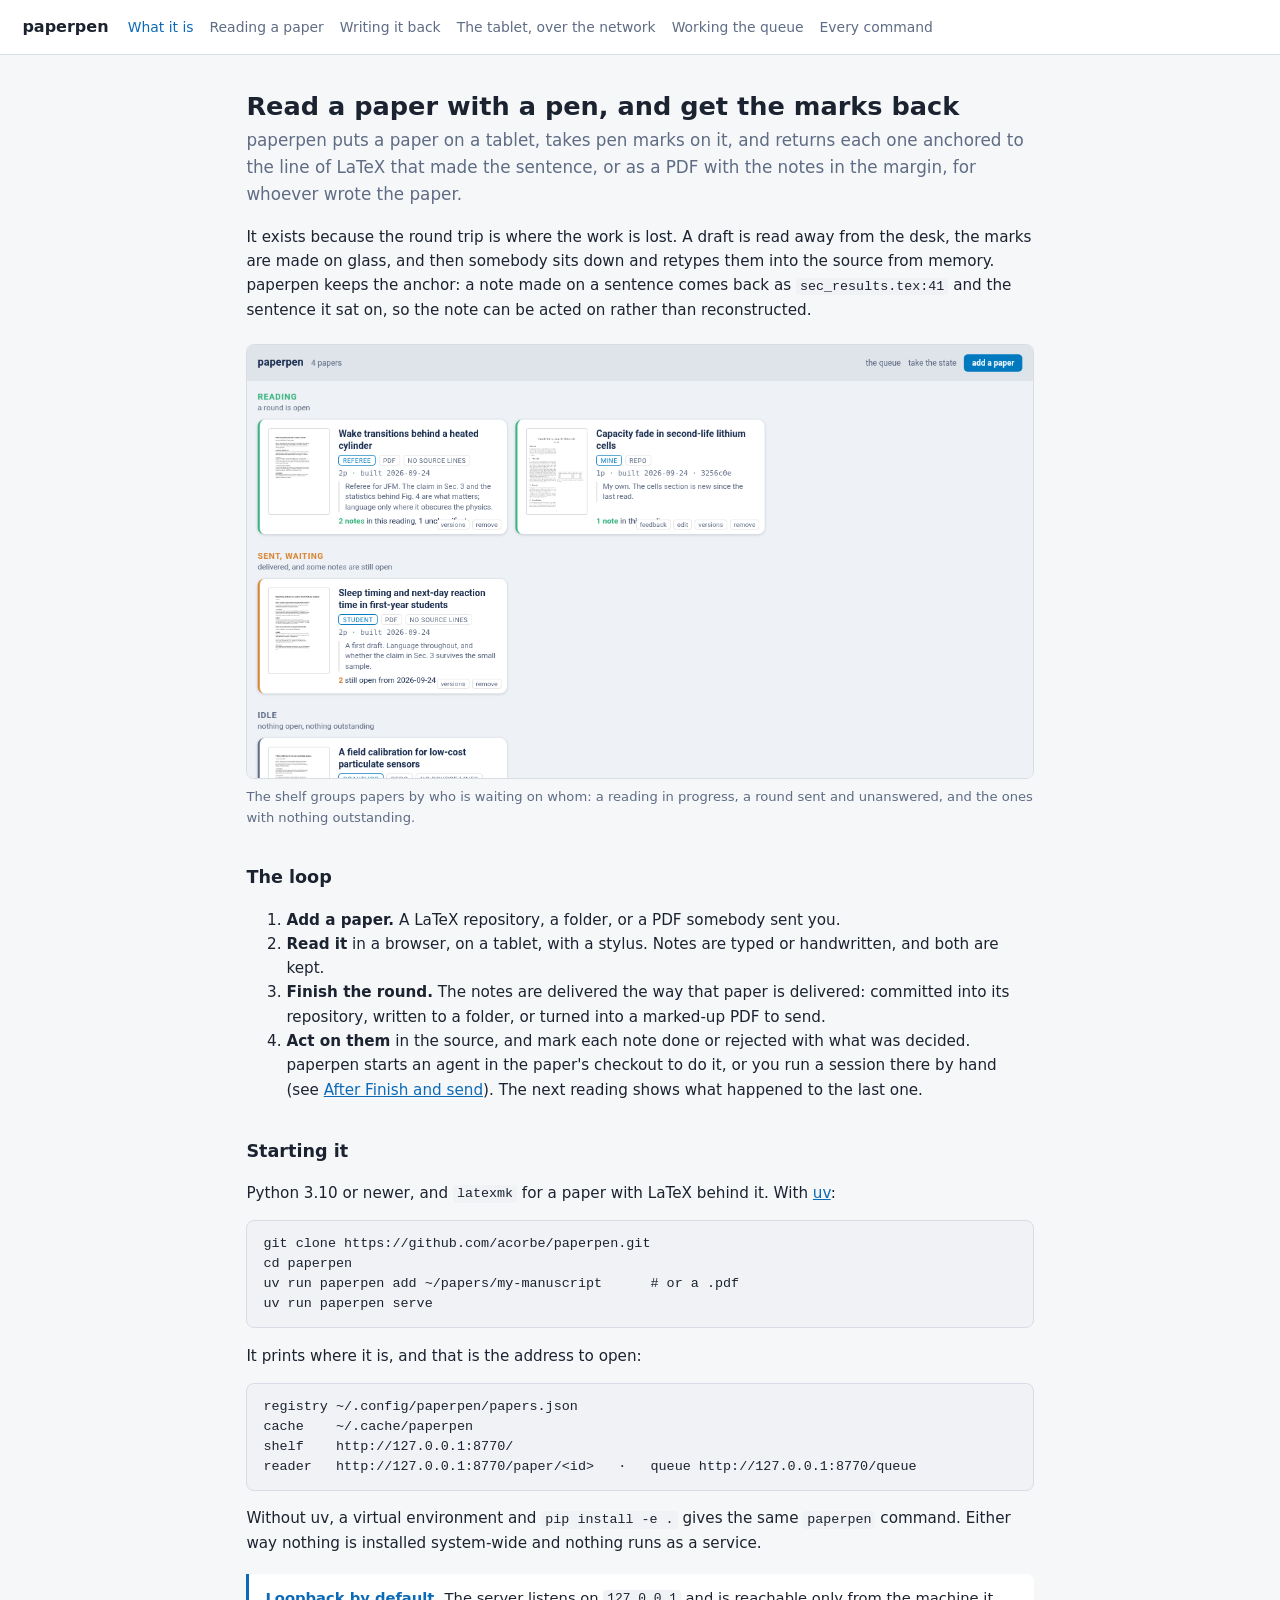
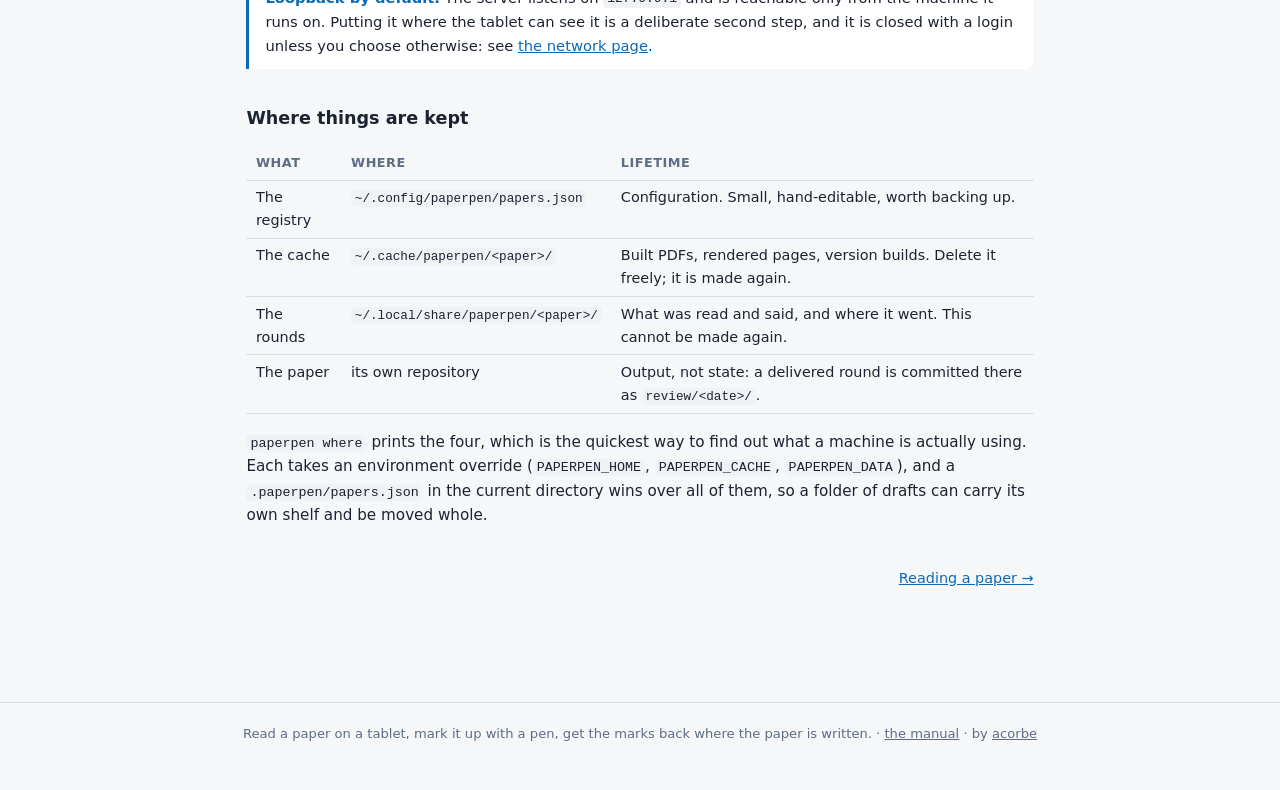
<file: manual/index.html>
<!doctype html>
<html lang="en">
<meta charset="utf-8">
<title>What it is · paperpen</title>
<meta name="viewport" content="width=device-width, initial-scale=1">
<meta name="description" content="Read a paper on a tablet, mark it up with a pen, and get the marks back anchored to the source.">
<link rel="stylesheet" href="manual.css">
<header class="top">
  <a class="mark" href="index.html">paperpen</a>
  <nav><a href="index.html" class="here">What it is</a>
    <a href="reading.html">Reading a paper</a>
    <a href="writing.html">Writing it back</a>
    <a href="network.html">The tablet, over the network</a>
    <a href="agents.html">Working the queue</a>
    <a href="commands.html">Every command</a></nav>
</header>
<main>
<h1>Read a paper with a pen, and get the marks back</h1>
<p class="lede">paperpen puts a paper on a tablet, takes pen marks on it, and
returns each one anchored to the line of LaTeX that made the sentence, or as a
PDF with the notes in the margin, for whoever wrote the paper.</p>

<p>It exists because the round trip is where the work is lost. A draft is read
away from the desk, the marks are made on glass, and then somebody sits down
and retypes them into the source from memory. paperpen keeps the anchor: a note
made on a sentence comes back as <code>sec_results.tex:41</code> and the
sentence it sat on, so the note can be acted on rather than reconstructed.</p>

<figure>
  <img src="shots/shelf.png" alt="The shelf: four papers grouped by who is waiting">
  <figcaption>The shelf groups papers by who is waiting on whom: a reading in
  progress, a round sent and unanswered, and the ones with nothing
  outstanding.</figcaption>
</figure>

<h2>The loop</h2>
<ol>
  <li><b>Add a paper.</b> A LaTeX repository, a folder, or a PDF somebody sent
  you.</li>
  <li><b>Read it</b> in a browser, on a tablet, with a stylus. Notes are typed
  or handwritten, and both are kept.</li>
  <li><b>Finish the round.</b> The notes are delivered the way that paper is
  delivered: committed into its repository, written to a folder, or turned into
  a marked-up PDF to send.</li>
  <li><b>Act on them</b> in the source, and mark each note done or rejected
  with what was decided. paperpen starts an agent in the paper's checkout to
  do it, or you run a session there by hand (see
  <a href="reading.html#after-finish-and-send">After Finish and send</a>). The
  next reading shows what happened to the last one.</li>
</ol>

<h2>Starting it</h2>
<p>Python 3.10 or newer, and <code>latexmk</code> for a paper with LaTeX
behind it. With <a href="https://docs.astral.sh/uv/">uv</a>:</p>
<pre><code>git clone https://github.com/acorbe/paperpen.git
cd paperpen
uv run paperpen add ~/papers/my-manuscript      # or a .pdf
uv run paperpen serve</code></pre>
<p>It prints where it is, and that is the address to open:</p>
<pre><code>registry ~/.config/paperpen/papers.json
cache    ~/.cache/paperpen
shelf    http://127.0.0.1:8770/
reader   http://127.0.0.1:8770/paper/&lt;id&gt;   ·   queue http://127.0.0.1:8770/queue</code></pre>
<p>Without uv, a virtual environment and <code>pip install -e .</code> gives
the same <code>paperpen</code> command. Either way nothing is installed
system-wide and nothing runs as a service.</p>

<div class="note"><b>Loopback by default.</b> The server listens on
<code>127.0.0.1</code> and is reachable only from the machine it runs on.
Putting it where the tablet can see it is a deliberate second step, and it is
closed with a login unless you choose otherwise: see <a href="network.html">the network page</a>.</div>

<h2>Where things are kept</h2>
<table>
  <tr><th>What</th><th>Where</th><th>Lifetime</th></tr>
  <tr><td>The registry</td><td><code>~/.config/paperpen/papers.json</code></td>
      <td>Configuration. Small, hand-editable, worth backing up.</td></tr>
  <tr><td>The cache</td><td><code>~/.cache/paperpen/&lt;paper&gt;/</code></td>
      <td>Built PDFs, rendered pages, version builds. Delete it freely; it is
      made again.</td></tr>
  <tr><td>The rounds</td><td><code>~/.local/share/paperpen/&lt;paper&gt;/</code></td>
      <td>What was read and said, and where it went. This cannot be made
      again.</td></tr>
  <tr><td>The paper</td><td>its own repository</td>
      <td>Output, not state: a delivered round is committed there as
      <code>review/&lt;date&gt;/</code>.</td></tr>
</table>
<p><code>paperpen where</code> prints the four, which is the quickest way to
find out what a machine is actually using. Each takes an environment override
(<code>PAPERPEN_HOME</code>, <code>PAPERPEN_CACHE</code>,
<code>PAPERPEN_DATA</code>), and a <code>.paperpen/papers.json</code> in the
current directory wins over all of them, so a folder of drafts can carry its
own shelf and be moved whole.</p>
<div class="next"><span></span><a href="reading.html">Reading a paper &rarr;</a></div>
</main>
<footer>
  Read a paper on a tablet, mark it up with a pen, get the marks back where the
  paper is written. · <a href="index.html">the manual</a> ·
  by <a href="https://github.com/acorbe">acorbe</a>
</footer>
</html>
</file>
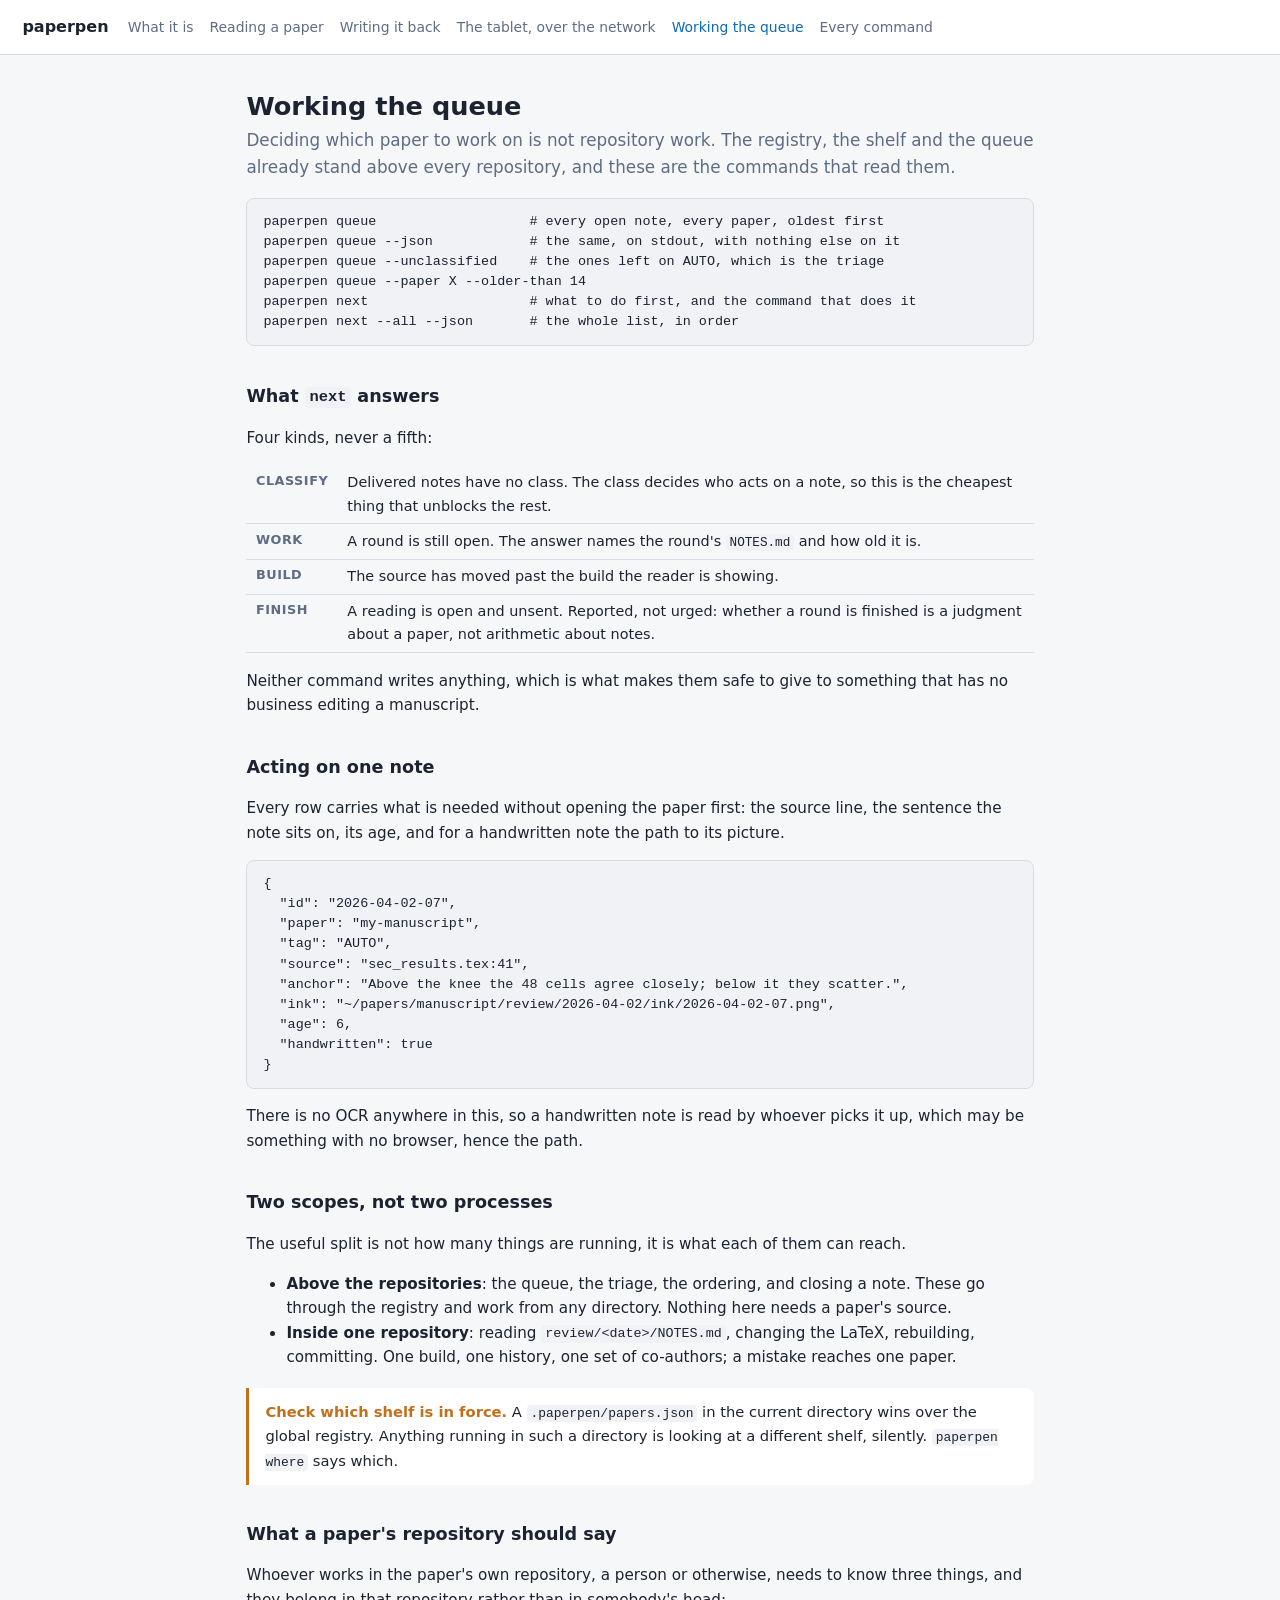
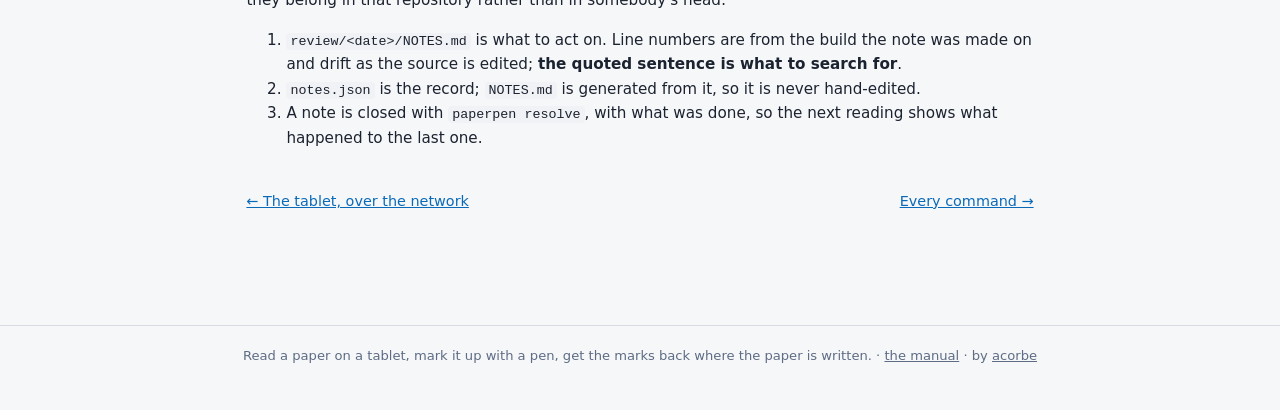
<file: manual/agents.html>
<!doctype html>
<html lang="en">
<meta charset="utf-8">
<title>Working the queue · paperpen</title>
<meta name="viewport" content="width=device-width, initial-scale=1">
<meta name="description" content="The queue across every paper, and what to do first.">
<link rel="stylesheet" href="manual.css">
<header class="top">
  <a class="mark" href="index.html">paperpen</a>
  <nav><a href="index.html">What it is</a>
    <a href="reading.html">Reading a paper</a>
    <a href="writing.html">Writing it back</a>
    <a href="network.html">The tablet, over the network</a>
    <a href="agents.html" class="here">Working the queue</a>
    <a href="commands.html">Every command</a></nav>
</header>
<main>
<h1>Working the queue</h1>
<p class="lede">Deciding which paper to work on is not repository work. The
registry, the shelf and the queue already stand above every repository, and
these are the commands that read them.</p>

<pre><code>paperpen queue                   # every open note, every paper, oldest first
paperpen queue --json            # the same, on stdout, with nothing else on it
paperpen queue --unclassified    # the ones left on AUTO, which is the triage
paperpen queue --paper X --older-than 14
paperpen next                    # what to do first, and the command that does it
paperpen next --all --json       # the whole list, in order</code></pre>

<h2>What <code>next</code> answers</h2>
<p>Four kinds, never a fifth:</p>
<table>
  <tr><th>classify</th><td>Delivered notes have no class. The class decides who
  acts on a note, so this is the cheapest thing that unblocks the
  rest.</td></tr>
  <tr><th>work</th><td>A round is still open. The answer names the round's
  <code>NOTES.md</code> and how old it is.</td></tr>
  <tr><th>build</th><td>The source has moved past the build the reader is
  showing.</td></tr>
  <tr><th>finish</th><td>A reading is open and unsent. Reported, not urged:
  whether a round is finished is a judgment about a paper, not arithmetic about
  notes.</td></tr>
</table>
<p>Neither command writes anything, which is what makes them safe to give to
something that has no business editing a manuscript.</p>

<h2>Acting on one note</h2>
<p>Every row carries what is needed without opening the paper first: the source
line, the sentence the note sits on, its age, and for a handwritten note the
path to its picture.</p>
<pre><code>{
  "id": "2026-04-02-07",
  "paper": "my-manuscript",
  "tag": "AUTO",
  "source": "sec_results.tex:41",
  "anchor": "Above the knee the 48 cells agree closely; below it they scatter.",
  "ink": "~/papers/manuscript/review/2026-04-02/ink/2026-04-02-07.png",
  "age": 6,
  "handwritten": true
}</code></pre>
<p>There is no OCR anywhere in this, so a handwritten note is read by whoever
picks it up, which may be something with no browser, hence the path.</p>

<h2>Two scopes, not two processes</h2>
<p>The useful split is not how many things are running, it is what each of them
can reach.</p>
<ul>
  <li><b>Above the repositories</b>: the queue, the triage, the ordering, and
  closing a note. These go through the registry and work from any directory.
  Nothing here needs a paper's source.</li>
  <li><b>Inside one repository</b>: reading <code>review/&lt;date&gt;/NOTES.md</code>,
  changing the LaTeX, rebuilding, committing. One build, one history, one set
  of co-authors; a mistake reaches one paper.</li>
</ul>
<div class="note warn"><b>Check which shelf is in force.</b> A
<code>.paperpen/papers.json</code> in the current directory wins over the
global registry. Anything running in such a directory is looking at a different
shelf, silently. <code>paperpen where</code> says which.</div>

<h2>What a paper's repository should say</h2>
<p>Whoever works in the paper's own repository, a person or otherwise, needs
to know three things, and they belong in that repository rather than in
somebody's head:</p>
<ol>
  <li><code>review/&lt;date&gt;/NOTES.md</code> is what to act on. Line numbers
  are from the build the note was made on and drift as the source is edited;
  <b>the quoted sentence is what to search for</b>.</li>
  <li><code>notes.json</code> is the record; <code>NOTES.md</code> is
  generated from it, so it is never hand-edited.</li>
  <li>A note is closed with <code>paperpen resolve</code>, with what was done,
  so the next reading shows what happened to the last one.</li>
</ol>
<div class="next"><a href="network.html">&larr; The tablet, over the network</a><a href="commands.html">Every command &rarr;</a></div>
</main>
<footer>
  Read a paper on a tablet, mark it up with a pen, get the marks back where the
  paper is written. · <a href="index.html">the manual</a> ·
  by <a href="https://github.com/acorbe">acorbe</a>
</footer>
</html>
</file>
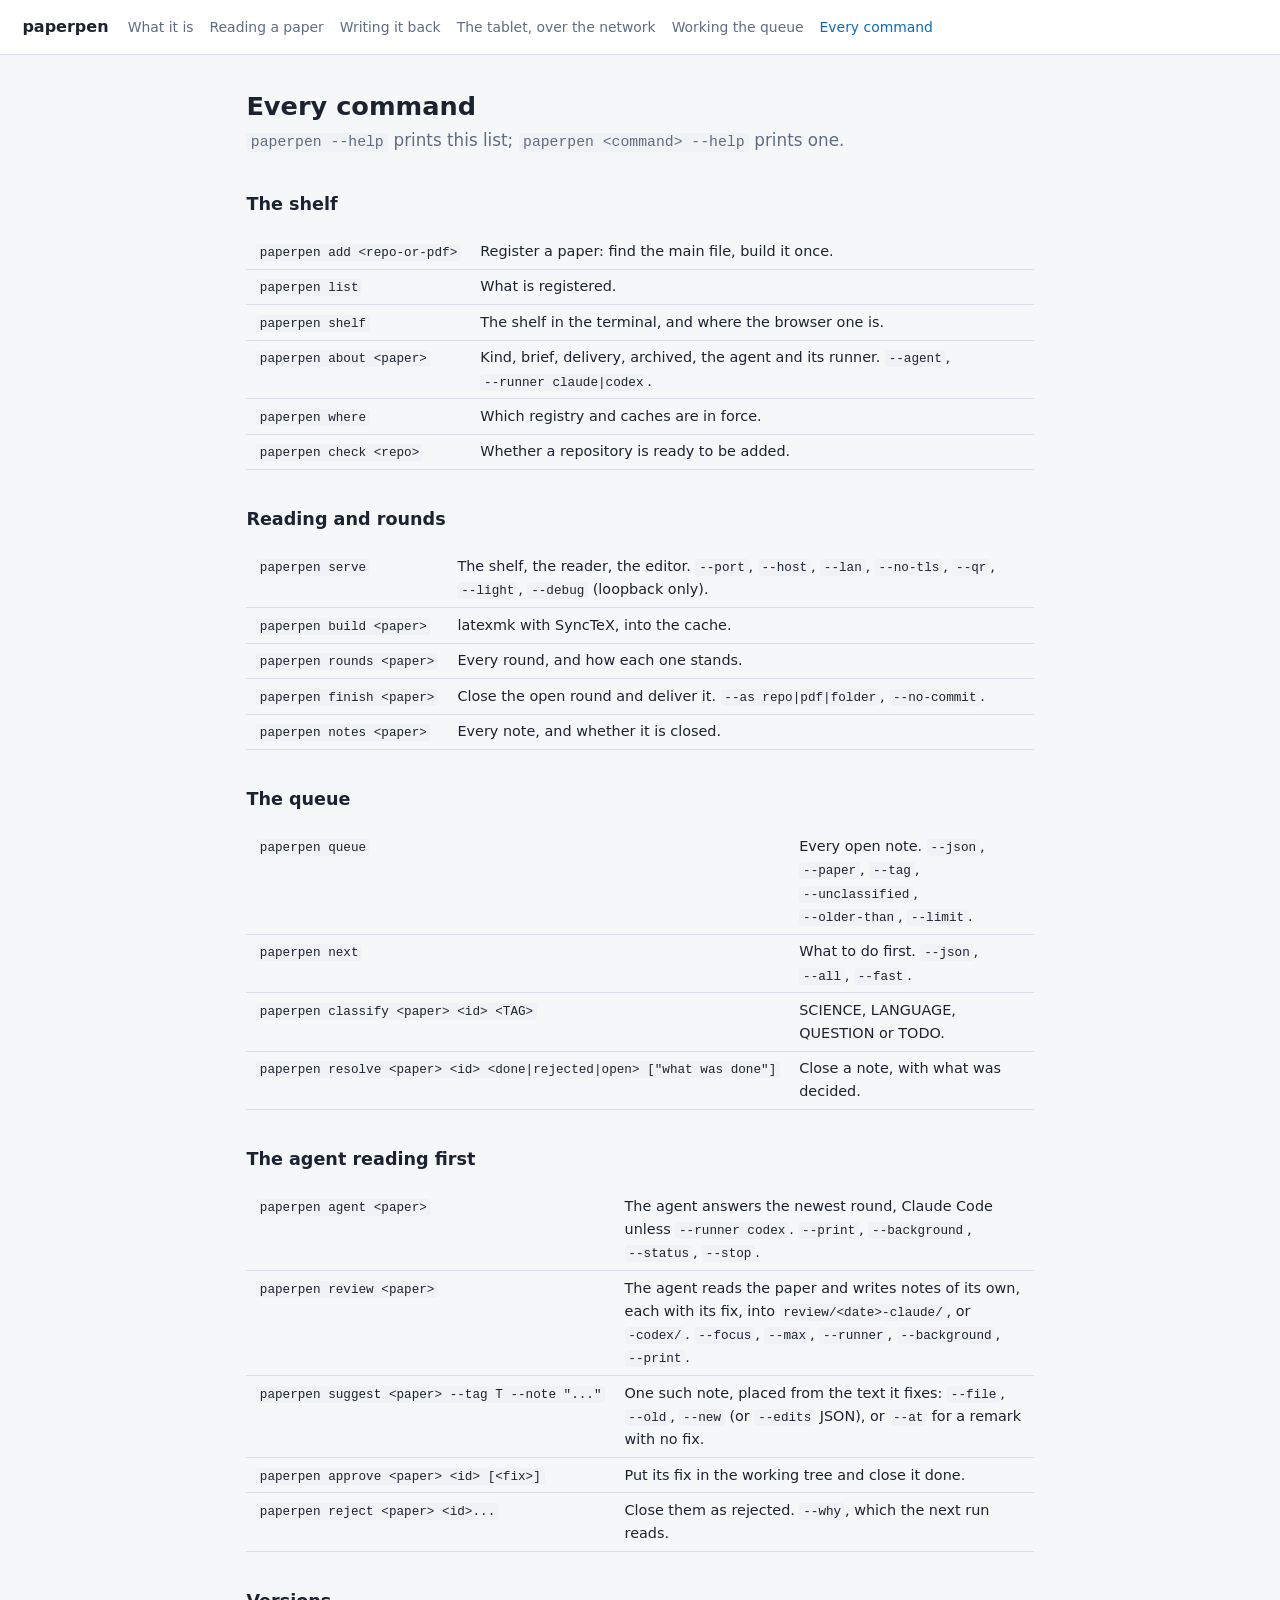
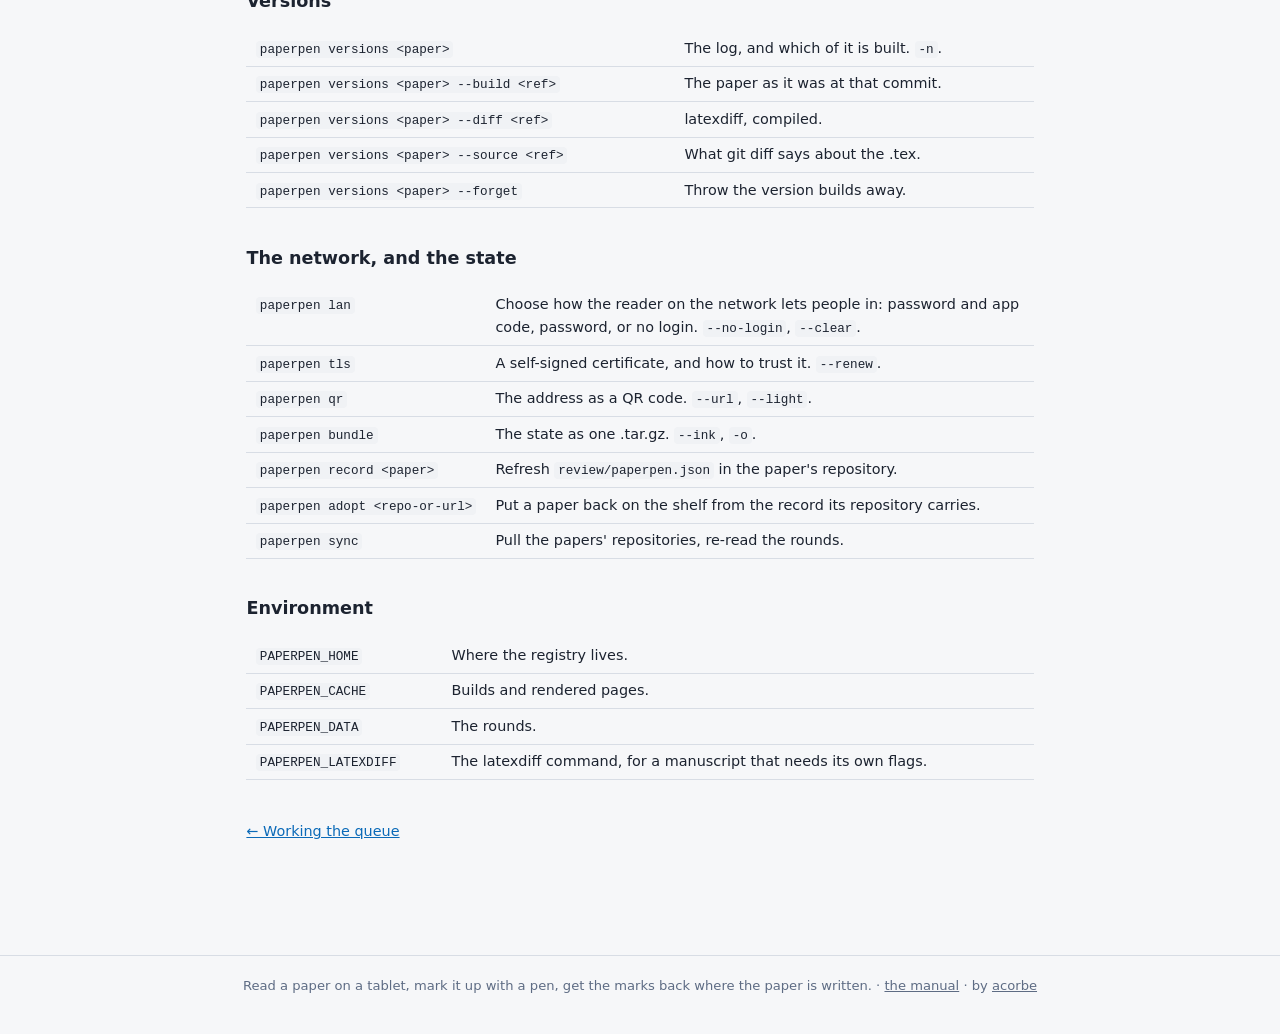
<file: manual/commands.html>
<!doctype html>
<html lang="en">
<meta charset="utf-8">
<title>Every command · paperpen</title>
<meta name="viewport" content="width=device-width, initial-scale=1">
<meta name="description" content="Every paperpen command, in one page.">
<link rel="stylesheet" href="manual.css">
<header class="top">
  <a class="mark" href="index.html">paperpen</a>
  <nav><a href="index.html">What it is</a>
    <a href="reading.html">Reading a paper</a>
    <a href="writing.html">Writing it back</a>
    <a href="network.html">The tablet, over the network</a>
    <a href="agents.html">Working the queue</a>
    <a href="commands.html" class="here">Every command</a></nav>
</header>
<main>
<h1>Every command</h1>
<p class="lede"><code>paperpen --help</code> prints this list;
<code>paperpen &lt;command&gt; --help</code> prints one.</p>

<h2>The shelf</h2>
<table>
  <tr><td><code>paperpen add &lt;repo-or-pdf&gt;</code></td><td>Register a paper: find the main file, build it once.</td></tr>
  <tr><td><code>paperpen list</code></td><td>What is registered.</td></tr>
  <tr><td><code>paperpen shelf</code></td><td>The shelf in the terminal, and where the browser one is.</td></tr>
  <tr><td><code>paperpen about &lt;paper&gt;</code></td><td>Kind, brief, delivery, archived, the agent and its runner. <code>--agent</code>, <code>--runner claude|codex</code>.</td></tr>
  <tr><td><code>paperpen where</code></td><td>Which registry and caches are in force.</td></tr>
  <tr><td><code>paperpen check &lt;repo&gt;</code></td><td>Whether a repository is ready to be added.</td></tr>
</table>

<h2>Reading and rounds</h2>
<table>
  <tr><td><code>paperpen serve</code></td><td>The shelf, the reader, the editor. <code>--port</code>, <code>--host</code>, <code>--lan</code>, <code>--no-tls</code>, <code>--qr</code>, <code>--light</code>, <code>--debug</code> (loopback only).</td></tr>
  <tr><td><code>paperpen build &lt;paper&gt;</code></td><td>latexmk with SyncTeX, into the cache.</td></tr>
  <tr><td><code>paperpen rounds &lt;paper&gt;</code></td><td>Every round, and how each one stands.</td></tr>
  <tr><td><code>paperpen finish &lt;paper&gt;</code></td><td>Close the open round and deliver it. <code>--as repo|pdf|folder</code>, <code>--no-commit</code>.</td></tr>
  <tr><td><code>paperpen notes &lt;paper&gt;</code></td><td>Every note, and whether it is closed.</td></tr>
</table>

<h2>The queue</h2>
<table>
  <tr><td><code>paperpen queue</code></td><td>Every open note. <code>--json</code>, <code>--paper</code>, <code>--tag</code>, <code>--unclassified</code>, <code>--older-than</code>, <code>--limit</code>.</td></tr>
  <tr><td><code>paperpen next</code></td><td>What to do first. <code>--json</code>, <code>--all</code>, <code>--fast</code>.</td></tr>
  <tr><td><code>paperpen classify &lt;paper&gt; &lt;id&gt; &lt;TAG&gt;</code></td><td>SCIENCE, LANGUAGE, QUESTION or TODO.</td></tr>
  <tr><td><code>paperpen resolve &lt;paper&gt; &lt;id&gt; &lt;done|rejected|open&gt; ["what was done"]</code></td><td>Close a note, with what was decided.</td></tr>
</table>

<h2>The agent reading first</h2>
<table>
  <tr><td><code>paperpen agent &lt;paper&gt;</code></td><td>The agent answers the newest round, Claude Code unless <code>--runner codex</code>. <code>--print</code>, <code>--background</code>, <code>--status</code>, <code>--stop</code>.</td></tr>
  <tr><td><code>paperpen review &lt;paper&gt;</code></td><td>The agent reads the paper and writes notes of its own, each with its fix, into <code>review/&lt;date&gt;-claude/</code>, or <code>-codex/</code>. <code>--focus</code>, <code>--max</code>, <code>--runner</code>, <code>--background</code>, <code>--print</code>.</td></tr>
  <tr><td><code>paperpen suggest &lt;paper&gt; --tag T --note "..."</code></td><td>One such note, placed from the text it fixes: <code>--file</code>, <code>--old</code>, <code>--new</code> (or <code>--edits</code> JSON), or <code>--at</code> for a remark with no fix.</td></tr>
  <tr><td><code>paperpen approve &lt;paper&gt; &lt;id&gt; [&lt;fix&gt;]</code></td><td>Put its fix in the working tree and close it done.</td></tr>
  <tr><td><code>paperpen reject &lt;paper&gt; &lt;id&gt;...</code></td><td>Close them as rejected. <code>--why</code>, which the next run reads.</td></tr>
</table>

<h2>Versions</h2>
<table>
  <tr><td><code>paperpen versions &lt;paper&gt;</code></td><td>The log, and which of it is built. <code>-n</code>.</td></tr>
  <tr><td><code>paperpen versions &lt;paper&gt; --build &lt;ref&gt;</code></td><td>The paper as it was at that commit.</td></tr>
  <tr><td><code>paperpen versions &lt;paper&gt; --diff &lt;ref&gt;</code></td><td>latexdiff, compiled.</td></tr>
  <tr><td><code>paperpen versions &lt;paper&gt; --source &lt;ref&gt;</code></td><td>What git diff says about the .tex.</td></tr>
  <tr><td><code>paperpen versions &lt;paper&gt; --forget</code></td><td>Throw the version builds away.</td></tr>
</table>

<h2>The network, and the state</h2>
<table>
  <tr><td><code>paperpen lan</code></td><td>Choose how the reader on the network lets people in: password and app code, password, or no login. <code>--no-login</code>, <code>--clear</code>.</td></tr>
  <tr><td><code>paperpen tls</code></td><td>A self-signed certificate, and how to trust it. <code>--renew</code>.</td></tr>
  <tr><td><code>paperpen qr</code></td><td>The address as a QR code. <code>--url</code>, <code>--light</code>.</td></tr>
  <tr><td><code>paperpen bundle</code></td><td>The state as one .tar.gz. <code>--ink</code>, <code>-o</code>.</td></tr>
  <tr><td><code>paperpen record &lt;paper&gt;</code></td><td>Refresh <code>review/paperpen.json</code> in the paper's repository.</td></tr>
  <tr><td><code>paperpen adopt &lt;repo-or-url&gt;</code></td><td>Put a paper back on the shelf from the record its repository carries.</td></tr>
  <tr><td><code>paperpen sync</code></td><td>Pull the papers' repositories, re-read the rounds.</td></tr>
</table>

<h2>Environment</h2>
<table>
  <tr><td><code>PAPERPEN_HOME</code></td><td>Where the registry lives.</td></tr>
  <tr><td><code>PAPERPEN_CACHE</code></td><td>Builds and rendered pages.</td></tr>
  <tr><td><code>PAPERPEN_DATA</code></td><td>The rounds.</td></tr>
  <tr><td><code>PAPERPEN_LATEXDIFF</code></td><td>The latexdiff command, for a manuscript that needs its own flags.</td></tr>
</table>
<div class="next"><a href="agents.html">&larr; Working the queue</a><span></span></div>
</main>
<footer>
  Read a paper on a tablet, mark it up with a pen, get the marks back where the
  paper is written. · <a href="index.html">the manual</a> ·
  by <a href="https://github.com/acorbe">acorbe</a>
</footer>
</html>
</file>
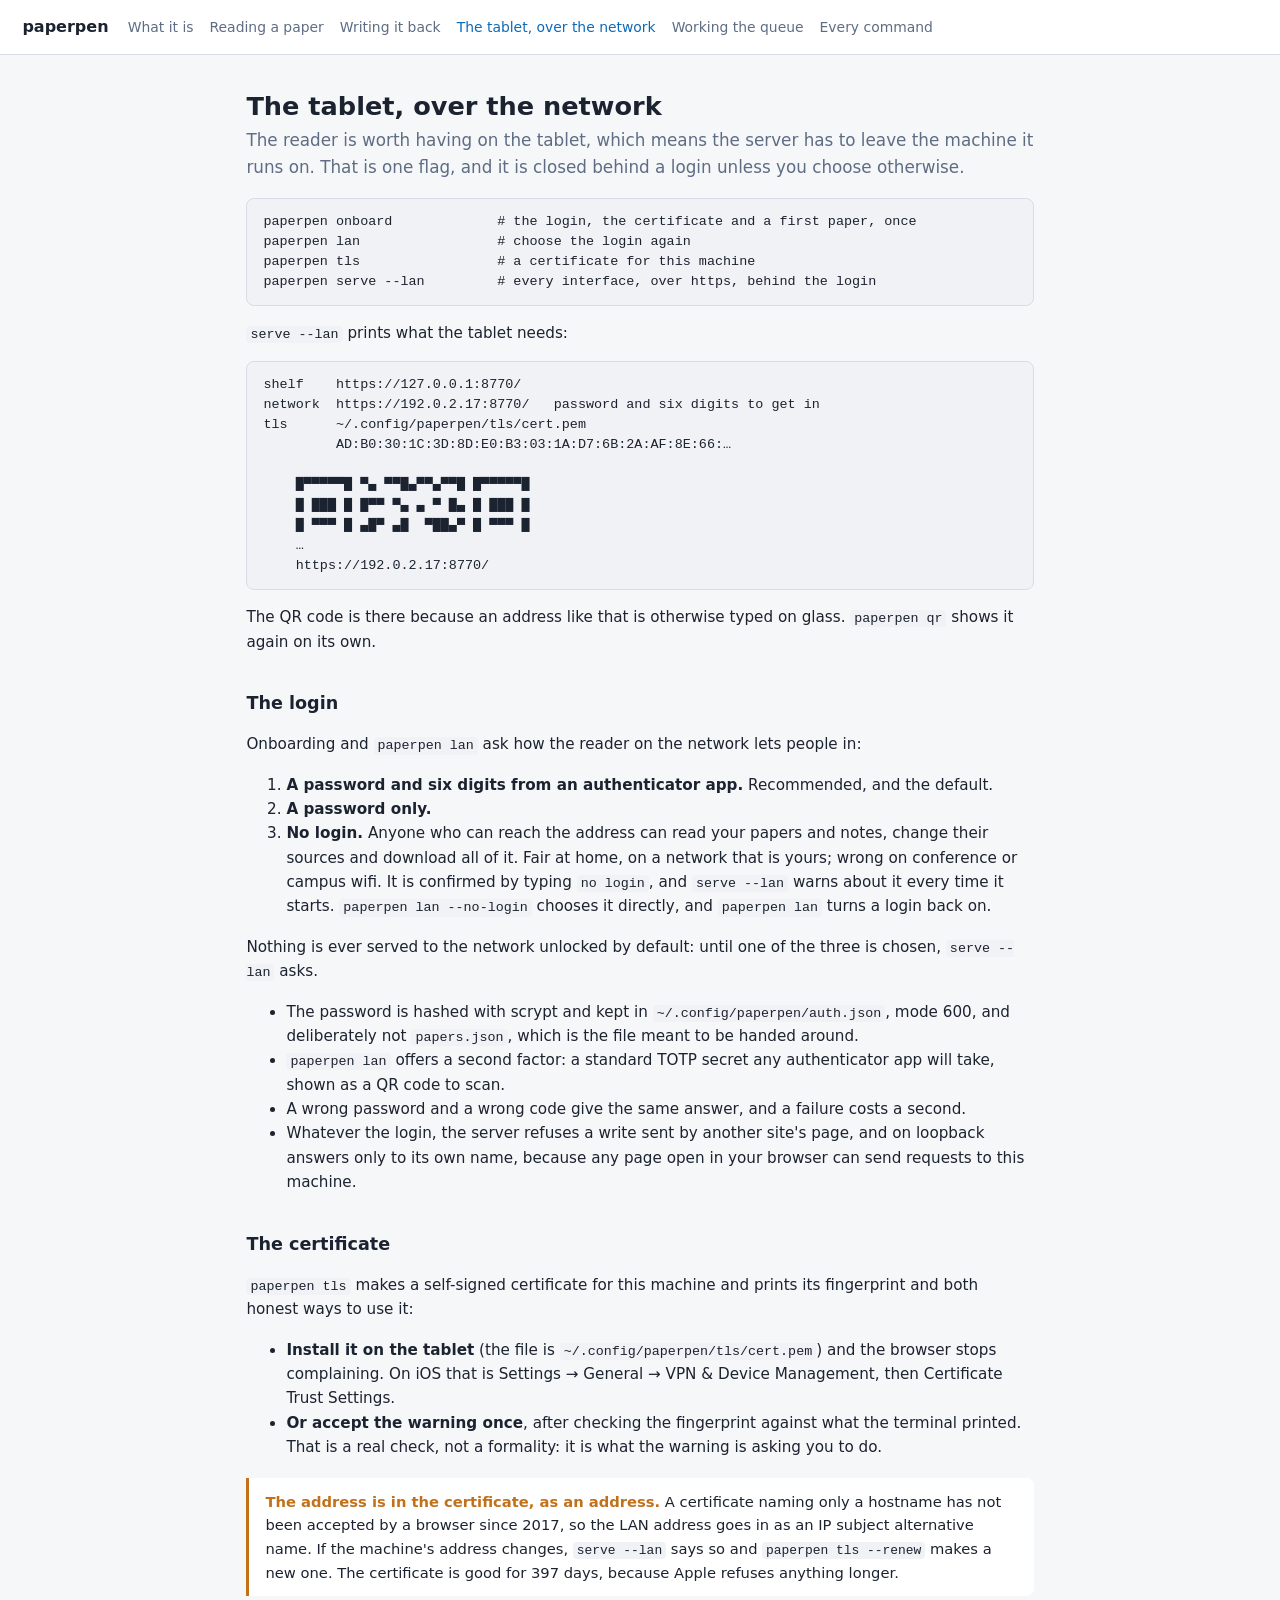
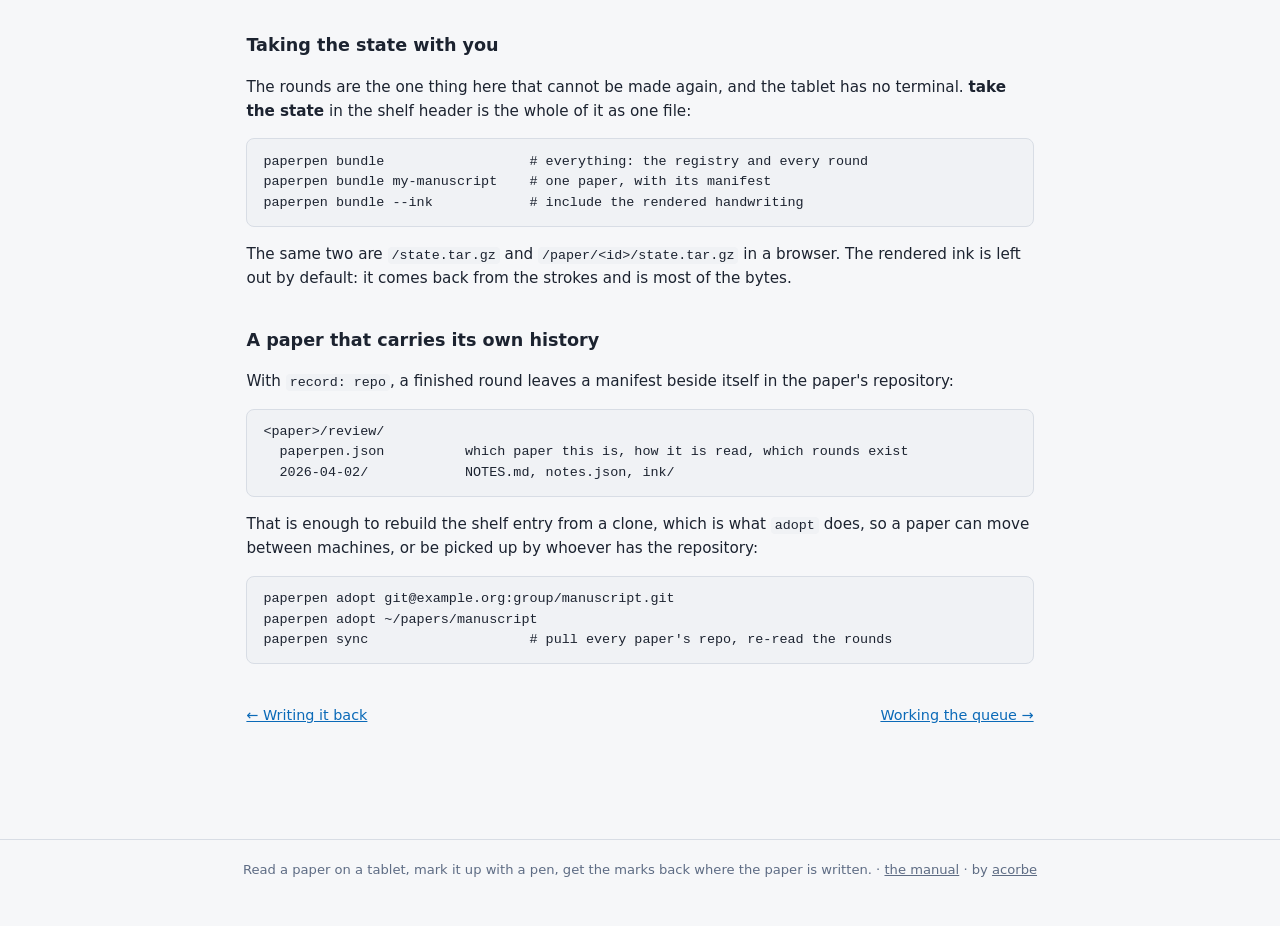
<file: manual/network.html>
<!doctype html>
<html lang="en">
<meta charset="utf-8">
<title>The tablet, over the network · paperpen</title>
<meta name="viewport" content="width=device-width, initial-scale=1">
<meta name="description" content="Serving the reader to a tablet: the login, certificate, QR code.">
<link rel="stylesheet" href="manual.css">
<header class="top">
  <a class="mark" href="index.html">paperpen</a>
  <nav><a href="index.html">What it is</a>
    <a href="reading.html">Reading a paper</a>
    <a href="writing.html">Writing it back</a>
    <a href="network.html" class="here">The tablet, over the network</a>
    <a href="agents.html">Working the queue</a>
    <a href="commands.html">Every command</a></nav>
</header>
<main>
<h1>The tablet, over the network</h1>
<p class="lede">The reader is worth having on the tablet, which means the
server has to leave the machine it runs on. That is one flag, and it is closed
behind a login unless you choose otherwise.</p>

<pre><code>paperpen onboard             # the login, the certificate and a first paper, once
paperpen lan                 # choose the login again
paperpen tls                 # a certificate for this machine
paperpen serve --lan         # every interface, over https, behind the login</code></pre>

<p><code>serve --lan</code> prints what the tablet needs:</p>
<pre><code>shelf    https://127.0.0.1:8770/
network  https://192.0.2.17:8770/   password and six digits to get in
tls      ~/.config/paperpen/tls/cert.pem
         AD:B0:30:1C:3D:8D:E0:B3:03:1A:D7:6B:2A:AF:8E:66:…

    █▀▀▀▀▀█ ▀▄ ▀▀█▄▀▀▄▀▀█ █▀▀▀▀▀█
    █ ███ █ █▀▀ ▀▄ ▄ ▀ █▄ █ ███ █
    █ ▀▀▀ █ ▄█▀ ▄█  ▀██▄▀ █ ▀▀▀ █
    …
    https://192.0.2.17:8770/</code></pre>
<p>The QR code is there because an address like that is otherwise typed on
glass. <code>paperpen qr</code> shows it again on its own.</p>

<h2>The login</h2>
<p>Onboarding and <code>paperpen lan</code> ask how the reader on the network
lets people in:</p>
<ol>
  <li><b>A password and six digits from an authenticator app.</b> Recommended,
  and the default.</li>
  <li><b>A password only.</b></li>
  <li><b>No login.</b> Anyone who can reach the address can read your papers
  and notes, change their sources and download all of it. Fair at home, on a
  network that is yours; wrong on conference or campus wifi. It is confirmed
  by typing <code>no login</code>, and <code>serve --lan</code> warns about it
  every time it starts. <code>paperpen lan --no-login</code> chooses it
  directly, and <code>paperpen lan</code> turns a login back on.</li>
</ol>
<p>Nothing is ever served to the network unlocked by default: until one of the
three is chosen, <code>serve --lan</code> asks.</p>
<ul>
  <li>The password is hashed with scrypt and kept in
  <code>~/.config/paperpen/auth.json</code>, mode 600, and deliberately not
  <code>papers.json</code>, which is the file meant to be handed around.</li>
  <li><code>paperpen lan</code> offers a second factor: a standard TOTP secret
  any authenticator app will take, shown as a QR code to scan.</li>
  <li>A wrong password and a wrong code give the same answer, and a failure
  costs a second.</li>
  <li>Whatever the login, the server refuses a write sent by another site's
  page, and on loopback answers only to its own name, because any page open in
  your browser can send requests to this machine.</li>
</ul>

<h2>The certificate</h2>
<p><code>paperpen tls</code> makes a self-signed certificate for this machine
and prints its fingerprint and both honest ways to use it:</p>
<ul>
  <li><b>Install it on the tablet</b> (the file is
  <code>~/.config/paperpen/tls/cert.pem</code>) and the browser stops
  complaining. On iOS that is Settings → General → VPN &amp; Device Management,
  then Certificate Trust Settings.</li>
  <li><b>Or accept the warning once</b>, after checking the fingerprint against
  what the terminal printed. That is a real check, not a formality: it is what
  the warning is asking you to do.</li>
</ul>
<div class="note warn"><b>The address is in the certificate, as an address.</b>
A certificate naming only a hostname has not been accepted by a browser since
2017, so the LAN address goes in as an IP subject alternative name. If the
machine's address changes, <code>serve --lan</code> says so and
<code>paperpen tls --renew</code> makes a new one. The certificate is good for
397 days, because Apple refuses anything longer.</div>

<h2>Taking the state with you</h2>
<p>The rounds are the one thing here that cannot be made again, and the tablet
has no terminal. <b>take the state</b> in the shelf header is the whole of it
as one file:</p>
<pre><code>paperpen bundle                  # everything: the registry and every round
paperpen bundle my-manuscript    # one paper, with its manifest
paperpen bundle --ink            # include the rendered handwriting</code></pre>
<p>The same two are <code>/state.tar.gz</code> and
<code>/paper/&lt;id&gt;/state.tar.gz</code> in a browser. The rendered ink is
left out by default: it comes back from the strokes and is most of the
bytes.</p>

<h2>A paper that carries its own history</h2>
<p>With <code>record: repo</code>, a finished round leaves a manifest beside
itself in the paper's repository:</p>
<pre><code>&lt;paper&gt;/review/
  paperpen.json          which paper this is, how it is read, which rounds exist
  2026-04-02/            NOTES.md, notes.json, ink/</code></pre>
<p>That is enough to rebuild the shelf entry from a clone, which is what
<code>adopt</code> does, so a paper can move between machines, or be picked up
by whoever has the repository:</p>
<pre><code>paperpen adopt git@example.org:group/manuscript.git
paperpen adopt ~/papers/manuscript
paperpen sync                    # pull every paper's repo, re-read the rounds</code></pre>
<div class="next"><a href="writing.html">&larr; Writing it back</a><a href="agents.html">Working the queue &rarr;</a></div>
</main>
<footer>
  Read a paper on a tablet, mark it up with a pen, get the marks back where the
  paper is written. · <a href="index.html">the manual</a> ·
  by <a href="https://github.com/acorbe">acorbe</a>
</footer>
</html>
</file>
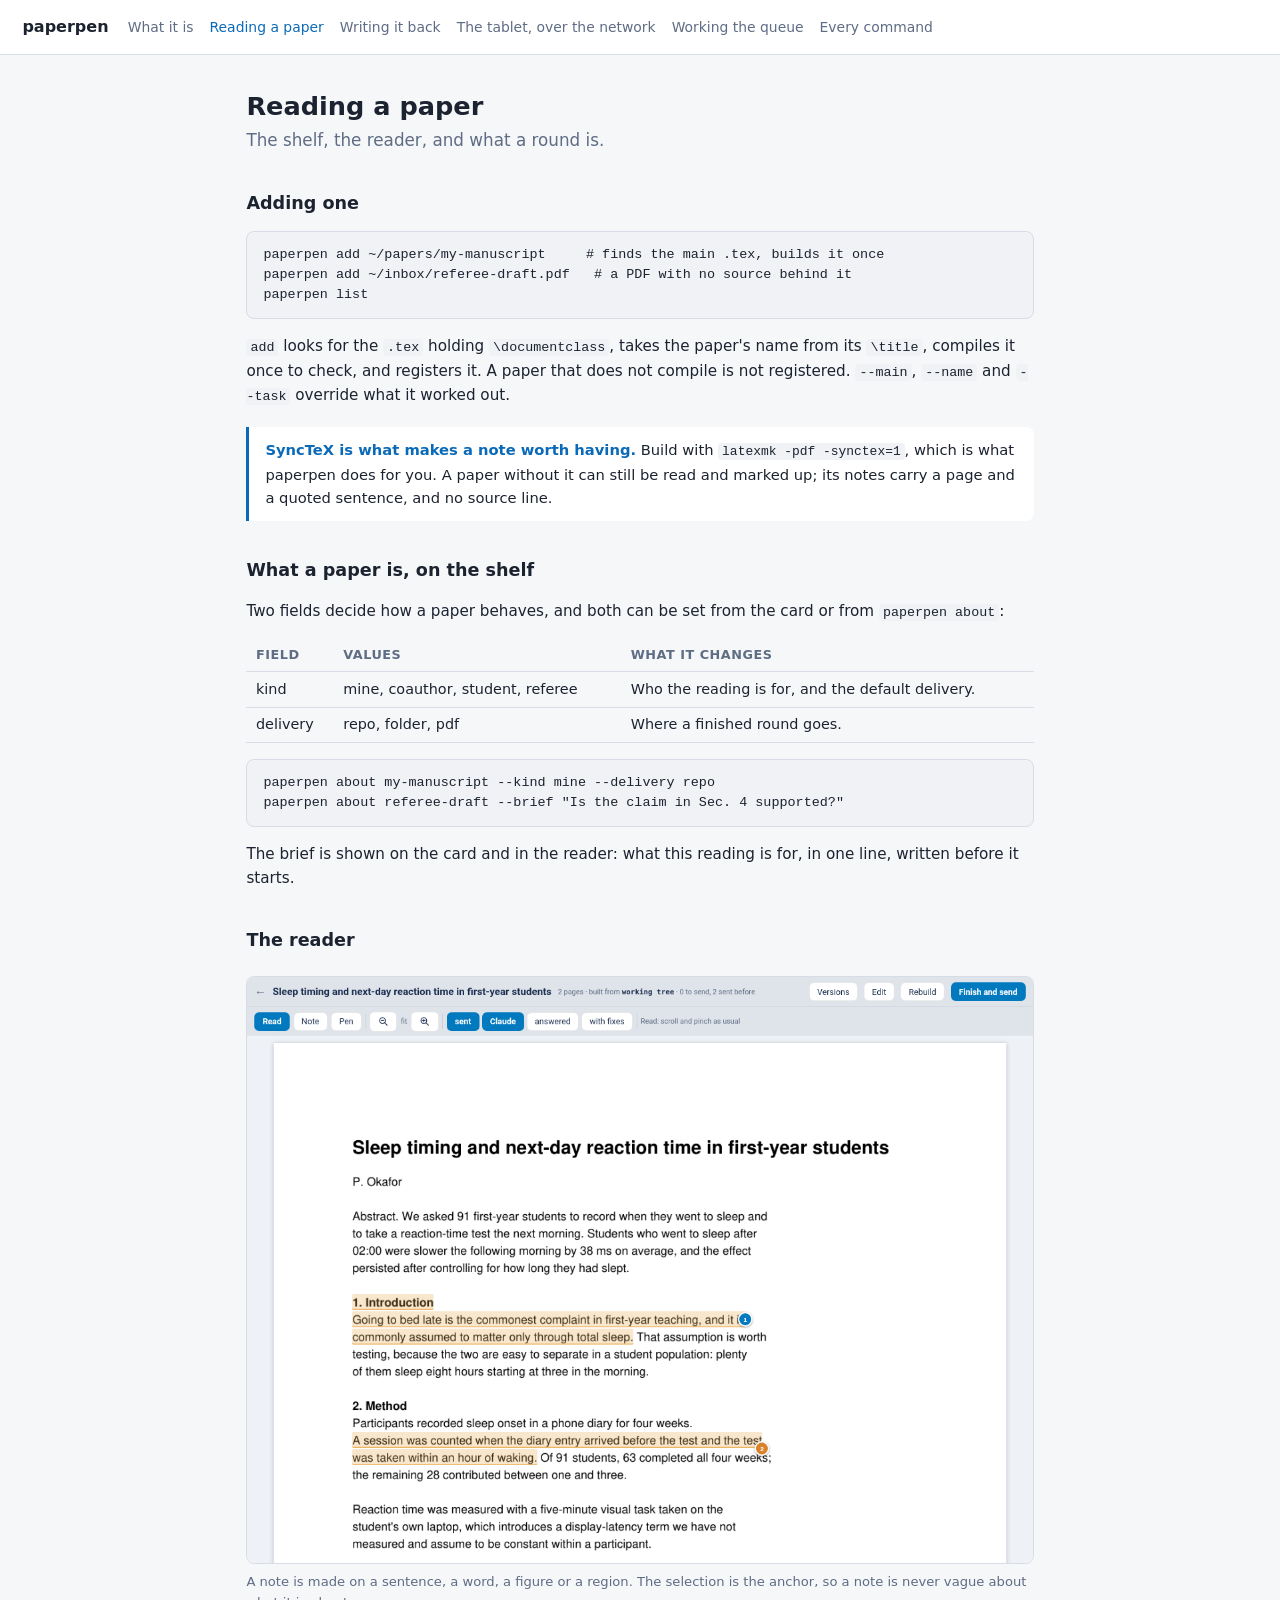
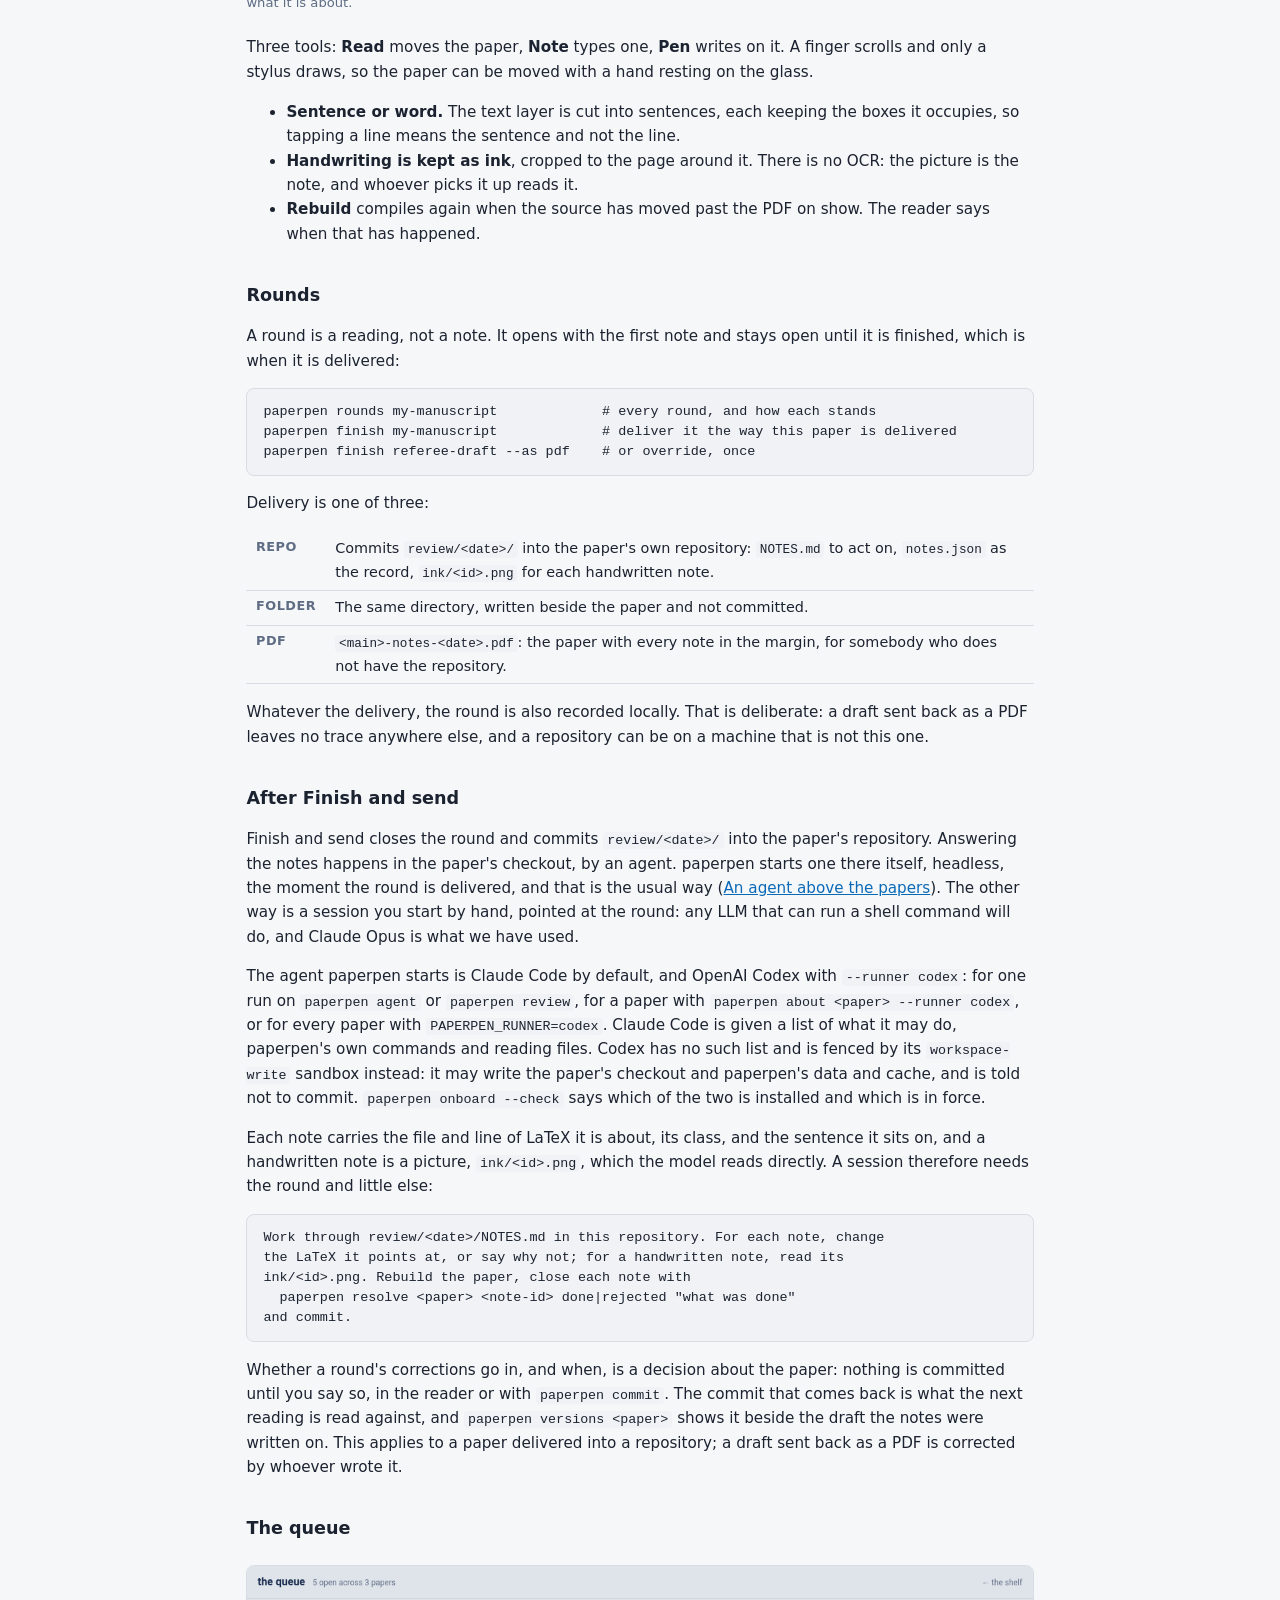
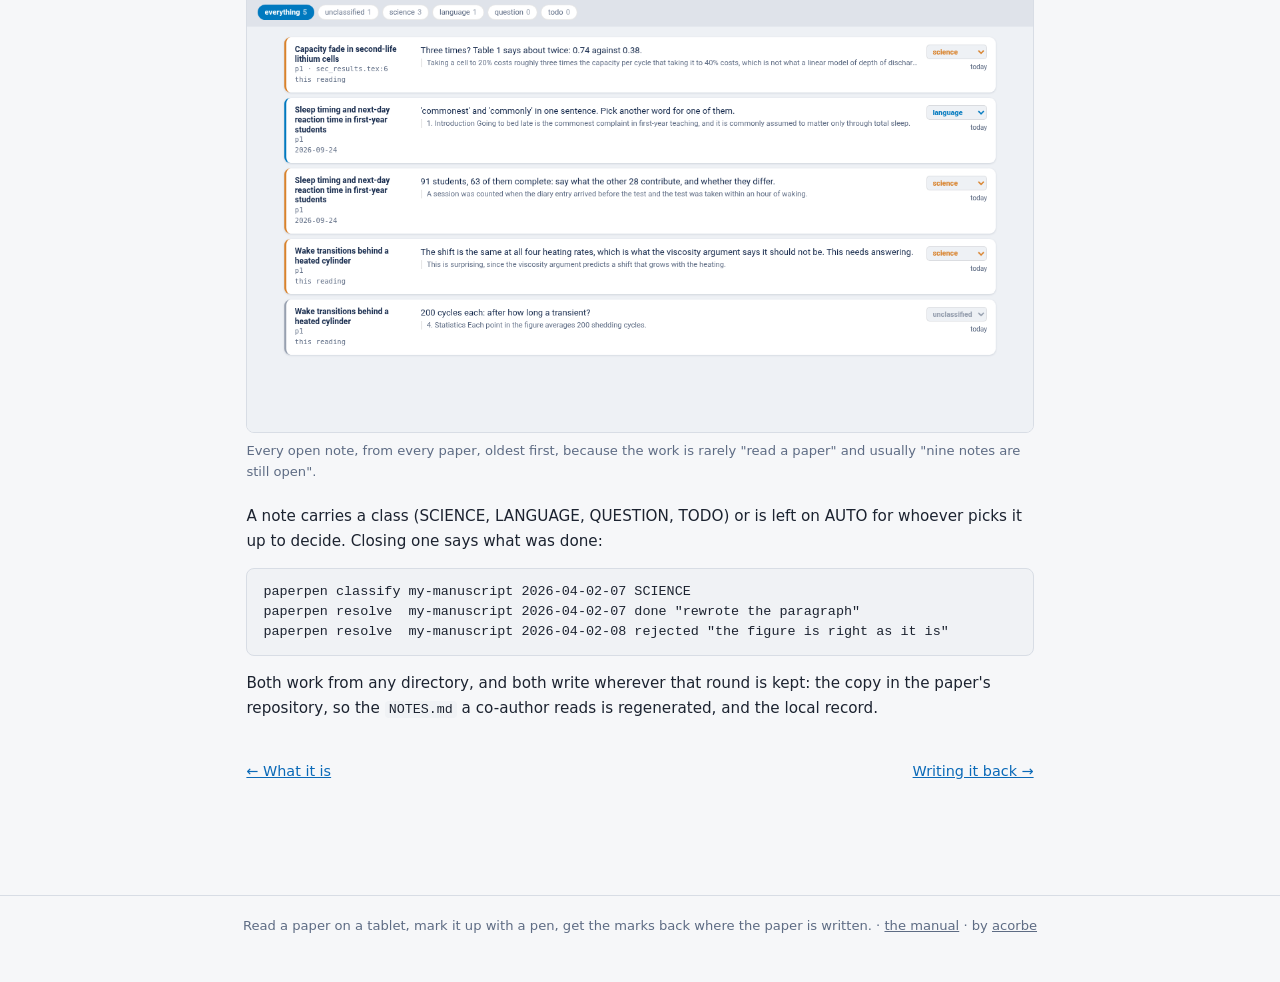
<file: manual/reading.html>
<!doctype html>
<html lang="en">
<meta charset="utf-8">
<title>Reading a paper · paperpen</title>
<meta name="viewport" content="width=device-width, initial-scale=1">
<meta name="description" content="Adding a paper, reading it with a pen, and what a round is.">
<link rel="stylesheet" href="manual.css">
<header class="top">
  <a class="mark" href="index.html">paperpen</a>
  <nav><a href="index.html">What it is</a>
    <a href="reading.html" class="here">Reading a paper</a>
    <a href="writing.html">Writing it back</a>
    <a href="network.html">The tablet, over the network</a>
    <a href="agents.html">Working the queue</a>
    <a href="commands.html">Every command</a></nav>
</header>
<main>
<h1>Reading a paper</h1>
<p class="lede">The shelf, the reader, and what a round is.</p>

<h2>Adding one</h2>
<pre><code>paperpen add ~/papers/my-manuscript     # finds the main .tex, builds it once
paperpen add ~/inbox/referee-draft.pdf   # a PDF with no source behind it
paperpen list</code></pre>
<p><code>add</code> looks for the <code>.tex</code> holding
<code>\documentclass</code>, takes the paper's name from its
<code>\title</code>, compiles it once to check, and registers it. A paper that
does not compile is not registered. <code>--main</code>, <code>--name</code>
and <code>--task</code> override what it worked out.</p>

<div class="note"><b>SyncTeX is what makes a note worth having.</b> Build with
<code>latexmk -pdf -synctex=1</code>, which is what paperpen does for you. A
paper without it can still be read and marked up; its notes carry a page and a
quoted sentence, and no source line.</div>

<h2>What a paper is, on the shelf</h2>
<p>Two fields decide how a paper behaves, and both can be set from the card or
from <code>paperpen about</code>:</p>
<table>
  <tr><th>Field</th><th>Values</th><th>What it changes</th></tr>
  <tr><td>kind</td><td>mine, coauthor, student, referee</td>
      <td>Who the reading is for, and the default delivery.</td></tr>
  <tr><td>delivery</td><td>repo, folder, pdf</td>
      <td>Where a finished round goes.</td></tr>
</table>
<pre><code>paperpen about my-manuscript --kind mine --delivery repo
paperpen about referee-draft --brief "Is the claim in Sec. 4 supported?"</code></pre>
<p>The brief is shown on the card and in the reader: what this reading is
for, in one line, written before it starts.</p>

<h2>The reader</h2>
<figure>
  <img src="shots/reader.png" alt="A page of a paper with a note being written">
  <figcaption>A note is made on a sentence, a word, a figure or a region. The
  selection is the anchor, so a note is never vague about what it is
  about.</figcaption>
</figure>
<p>Three tools: <b>Read</b> moves the paper, <b>Note</b> types one, <b>Pen</b>
writes on it. A finger scrolls and only a stylus draws, so the paper can be
moved with a hand resting on the glass.</p>
<ul>
  <li><b>Sentence or word.</b> The text layer is cut into sentences, each
  keeping the boxes it occupies, so tapping a line means the sentence and not
  the line.</li>
  <li><b>Handwriting is kept as ink</b>, cropped to the page around it. There
  is no OCR: the picture is the note, and whoever picks it up reads it.</li>
  <li><b>Rebuild</b> compiles again when the source has moved past the PDF on
  show. The reader says when that has happened.</li>
</ul>

<h2>Rounds</h2>
<p>A round is a reading, not a note. It opens with the first note and stays
open until it is finished, which is when it is delivered:</p>
<pre><code>paperpen rounds my-manuscript             # every round, and how each stands
paperpen finish my-manuscript             # deliver it the way this paper is delivered
paperpen finish referee-draft --as pdf    # or override, once</code></pre>
<p>Delivery is one of three:</p>
<table>
  <tr><th>repo</th><td>Commits <code>review/&lt;date&gt;/</code> into the
  paper's own repository: <code>NOTES.md</code> to act on,
  <code>notes.json</code> as the record, <code>ink/&lt;id&gt;.png</code> for
  each handwritten note.</td></tr>
  <tr><th>folder</th><td>The same directory, written beside the paper and not
  committed.</td></tr>
  <tr><th>pdf</th><td><code>&lt;main&gt;-notes-&lt;date&gt;.pdf</code>: the
  paper with every note in the margin, for somebody who does not have the
  repository.</td></tr>
</table>
<p>Whatever the delivery, the round is also recorded locally. That is
deliberate: a draft sent back as a PDF leaves no trace anywhere else, and a
repository can be on a machine that is not this one.</p>

<h2 id="after-finish-and-send">After Finish and send</h2>
<p>Finish and send closes the round and commits
<code>review/&lt;date&gt;/</code> into the paper's repository. Answering the
notes happens in the paper's checkout, by an agent. paperpen starts one there
itself, headless, the moment the round is delivered, and that is the usual way
(<a href="agents.html">An agent above the papers</a>). The other way is a
session you start by hand, pointed at the round: any LLM that can run a shell
command will do, and Claude Opus is what we have used.</p>
<p>The agent paperpen starts is Claude Code by default, and OpenAI Codex with
<code>--runner codex</code>: for one run on <code>paperpen agent</code> or
<code>paperpen review</code>, for a paper with <code>paperpen about &lt;paper&gt;
--runner codex</code>, or for every paper with <code>PAPERPEN_RUNNER=codex</code>.
Claude Code is given a list of what it may do, paperpen's own commands and
reading files. Codex has no such list and is fenced by its
<code>workspace-write</code> sandbox instead: it may write the paper's checkout
and paperpen's data and cache, and is told not to commit. <code>paperpen
onboard --check</code> says which of the two is installed and which is in
force.</p>
<p>Each note
carries the file and line of LaTeX it is about, its class, and the sentence it
sits on, and a handwritten note is a picture, <code>ink/&lt;id&gt;.png</code>,
which the model reads directly. A session therefore needs the round and little
else:</p>
<pre><code>Work through review/&lt;date&gt;/NOTES.md in this repository. For each note, change
the LaTeX it points at, or say why not; for a handwritten note, read its
ink/&lt;id&gt;.png. Rebuild the paper, close each note with
  paperpen resolve &lt;paper&gt; &lt;note-id&gt; done|rejected "what was done"
and commit.</code></pre>
<p>Whether a round's corrections go in, and when, is a decision about the
paper: nothing is committed until you say so, in the reader or with
<code>paperpen commit</code>. The commit that comes back is what the
next reading is read against, and <code>paperpen versions &lt;paper&gt;</code>
shows it beside the draft the notes were written on. This applies to a paper
delivered into a repository; a draft sent back as a PDF is corrected by
whoever wrote it.</p>

<h2>The queue</h2>
<figure>
  <img src="shots/queue.png" alt="Every open note from every paper, in one list">
  <figcaption>Every open note, from every paper, oldest first, because the
  work is rarely "read a paper" and usually "nine notes are still
  open".</figcaption>
</figure>
<p>A note carries a class (SCIENCE, LANGUAGE, QUESTION, TODO) or is left on
AUTO for whoever picks it up to decide. Closing one says what was done:</p>
<pre><code>paperpen classify my-manuscript 2026-04-02-07 SCIENCE
paperpen resolve  my-manuscript 2026-04-02-07 done "rewrote the paragraph"
paperpen resolve  my-manuscript 2026-04-02-08 rejected "the figure is right as it is"</code></pre>
<p>Both work from any directory, and both write wherever that round is kept:
the copy in the paper's repository, so the <code>NOTES.md</code> a co-author
reads is regenerated, and the local record.</p>
<div class="next"><a href="index.html">&larr; What it is</a><a href="writing.html">Writing it back &rarr;</a></div>
</main>
<footer>
  Read a paper on a tablet, mark it up with a pen, get the marks back where the
  paper is written. · <a href="index.html">the manual</a> ·
  by <a href="https://github.com/acorbe">acorbe</a>
</footer>
</html>
</file>
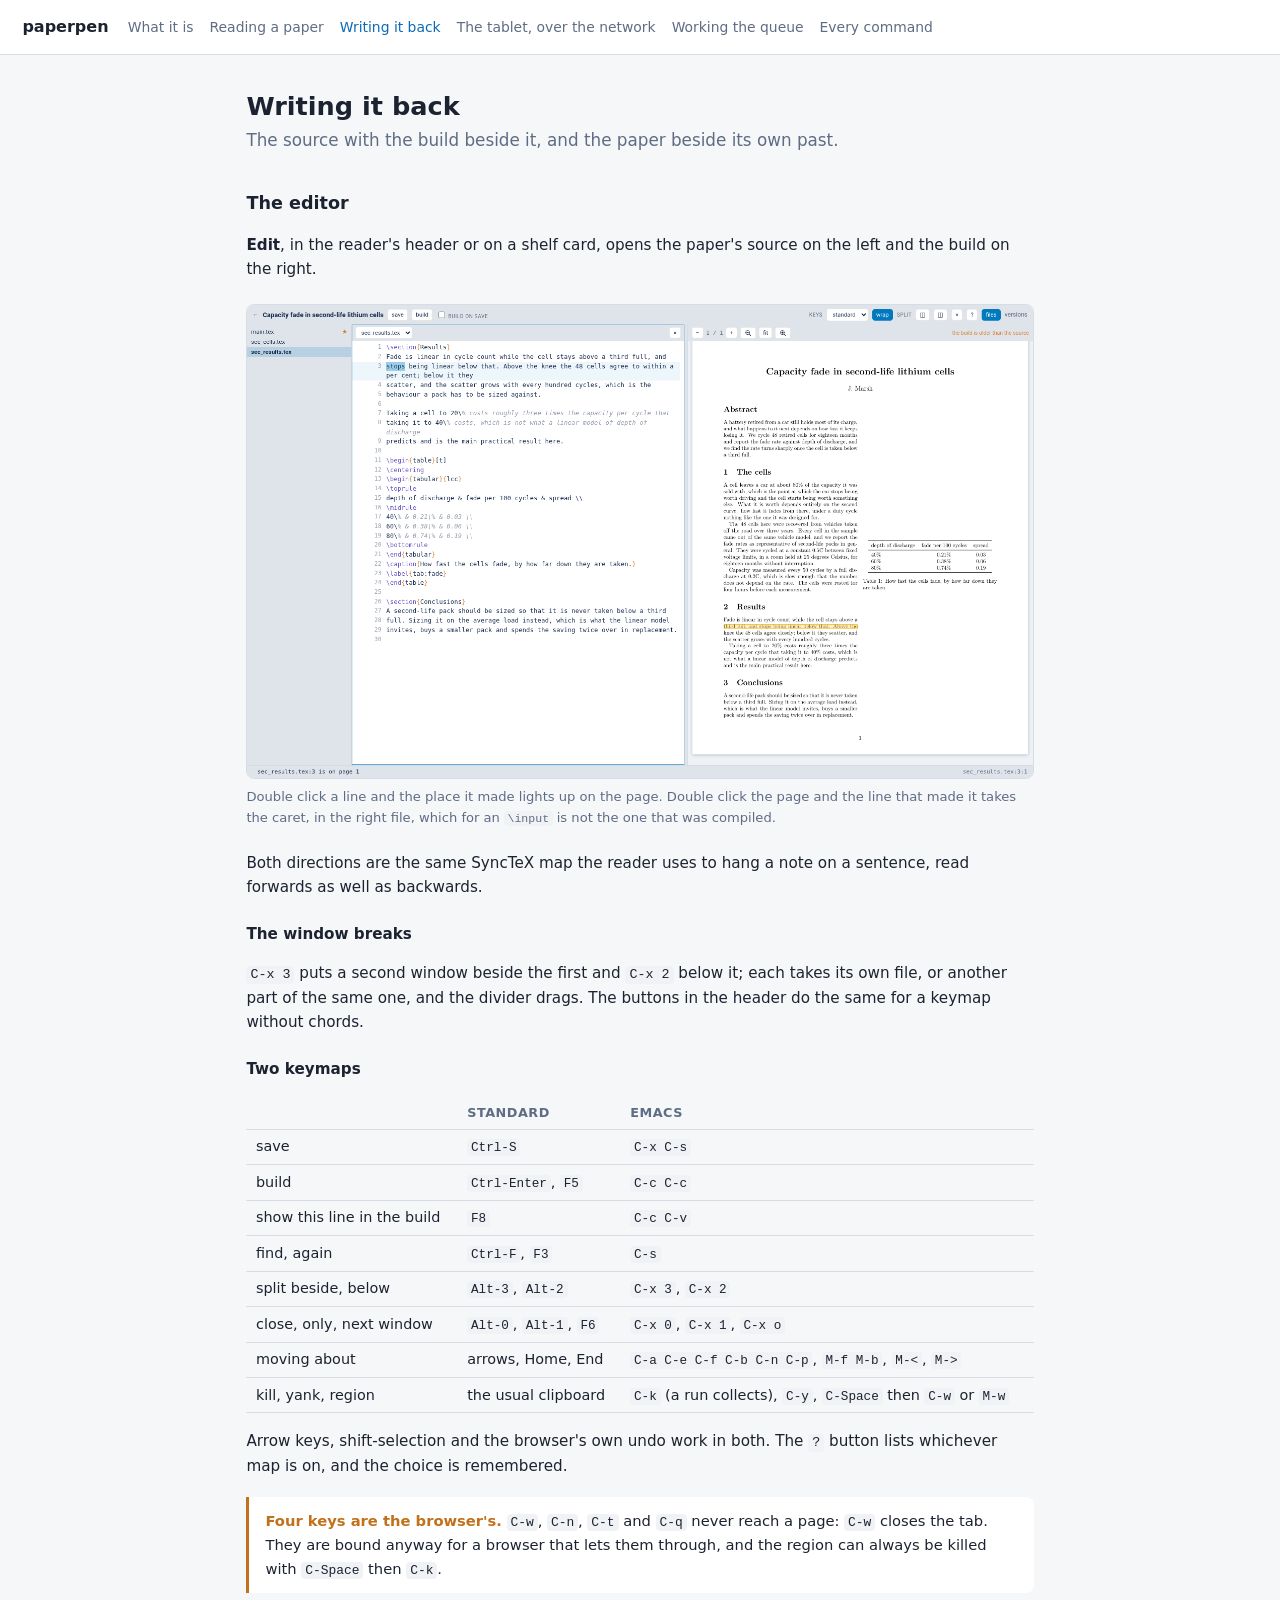
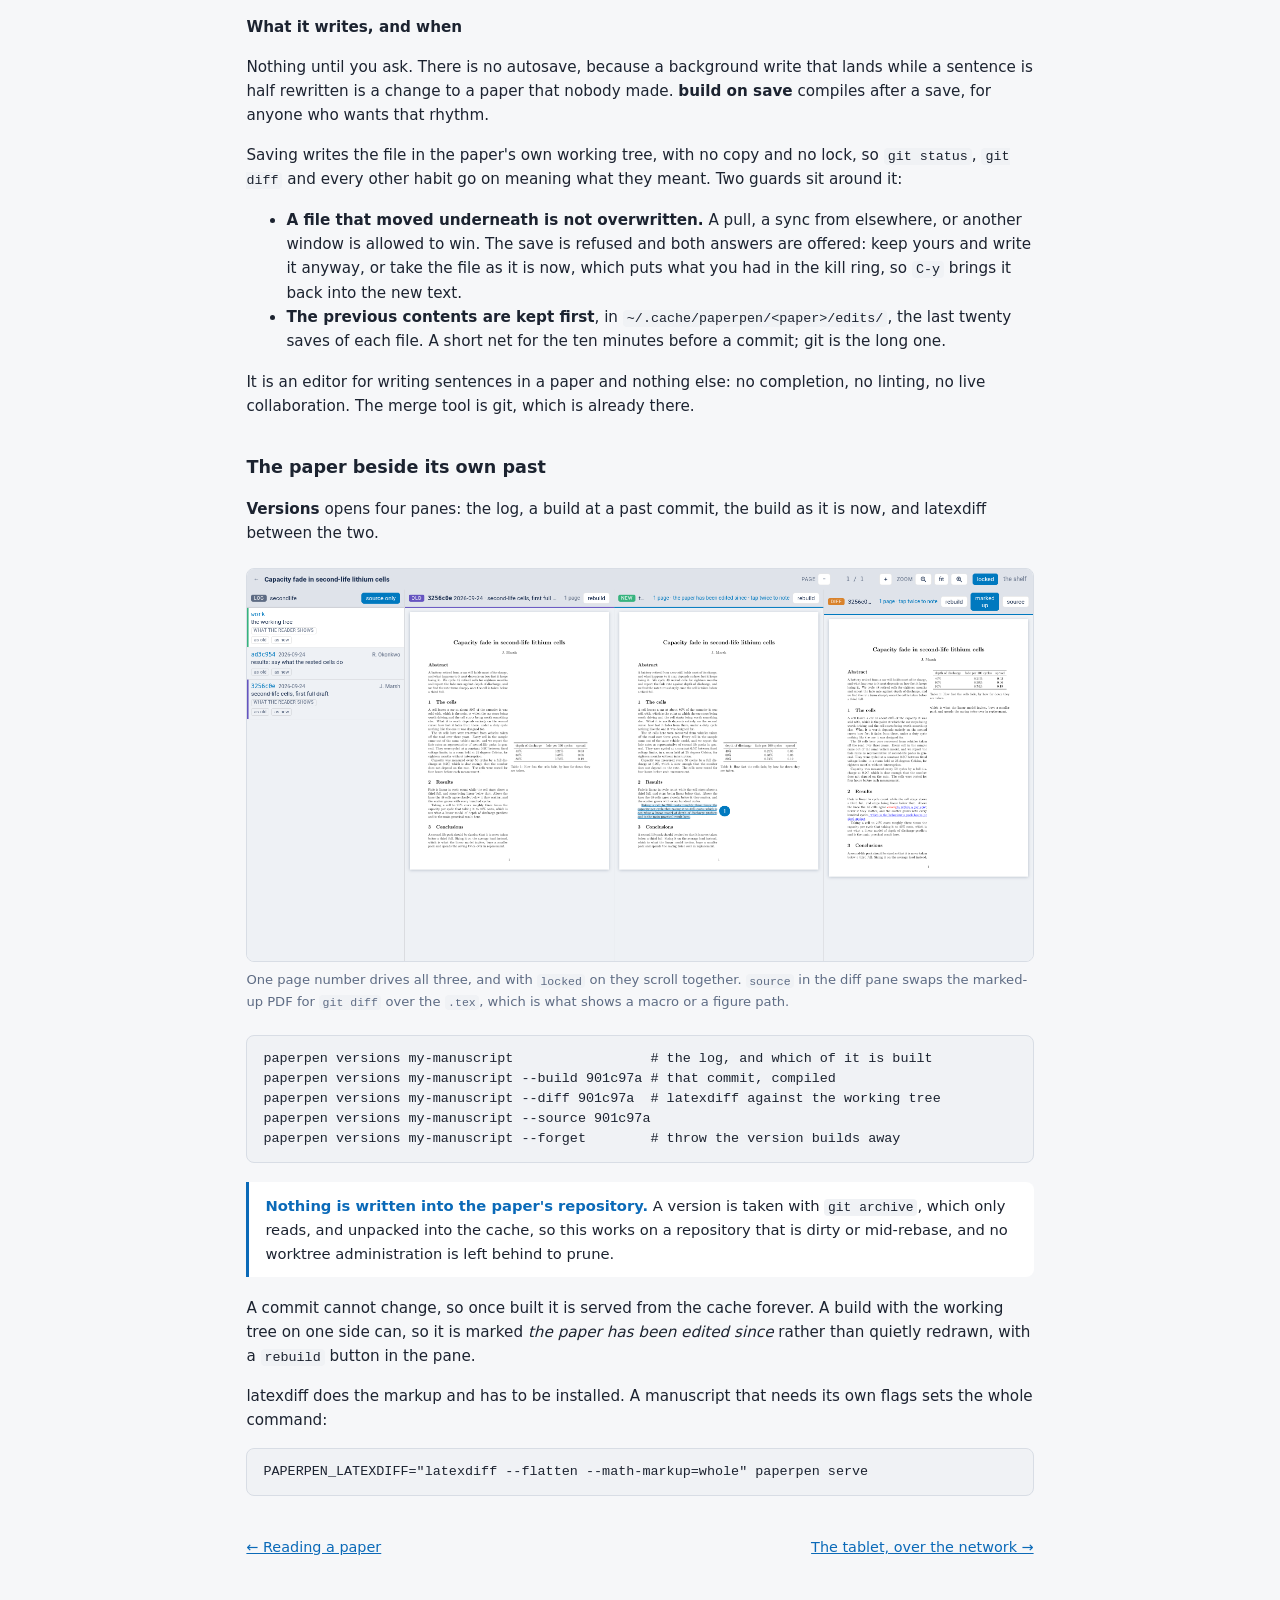
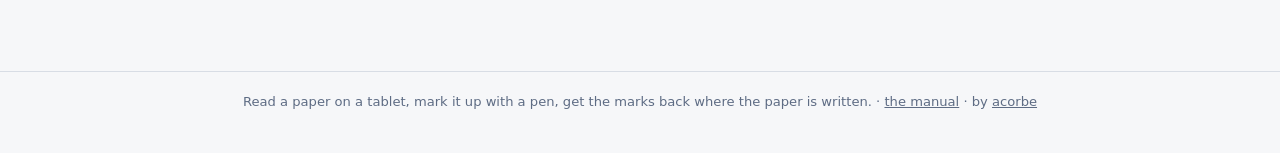
<file: manual/writing.html>
<!doctype html>
<html lang="en">
<meta charset="utf-8">
<title>Writing it back · paperpen</title>
<meta name="viewport" content="width=device-width, initial-scale=1">
<meta name="description" content="The source with the build beside it, SyncTeX both ways, and the paper beside its own past.">
<link rel="stylesheet" href="manual.css">
<header class="top">
  <a class="mark" href="index.html">paperpen</a>
  <nav><a href="index.html">What it is</a>
    <a href="reading.html">Reading a paper</a>
    <a href="writing.html" class="here">Writing it back</a>
    <a href="network.html">The tablet, over the network</a>
    <a href="agents.html">Working the queue</a>
    <a href="commands.html">Every command</a></nav>
</header>
<main>
<h1>Writing it back</h1>
<p class="lede">The source with the build beside it, and the paper beside its
own past.</p>

<h2>The editor</h2>
<p><b>Edit</b>, in the reader's header or on a shelf card, opens the paper's
source on the left and the build on the right.</p>
<figure>
  <img src="shots/editor.png" alt="LaTeX source on the left, the compiled page on the right">
  <figcaption>Double click a line and the place it made lights up on the page.
  Double click the page and the line that made it takes the caret, in the
  right file, which for an <code>\input</code> is not the one that was
  compiled.</figcaption>
</figure>
<p>Both directions are the same SyncTeX map the reader uses to hang a note on a
sentence, read forwards as well as backwards.</p>

<h3>The window breaks</h3>
<p><code>C-x 3</code> puts a second window beside the first and
<code>C-x 2</code> below it; each takes its own file, or another part of the
same one, and the divider drags. The buttons in the header do the same for a
keymap without chords.</p>

<h3>Two keymaps</h3>
<table>
  <tr><th></th><th>standard</th><th>emacs</th></tr>
  <tr><td>save</td><td><code>Ctrl-S</code></td><td><code>C-x C-s</code></td></tr>
  <tr><td>build</td><td><code>Ctrl-Enter</code>, <code>F5</code></td><td><code>C-c C-c</code></td></tr>
  <tr><td>show this line in the build</td><td><code>F8</code></td><td><code>C-c C-v</code></td></tr>
  <tr><td>find, again</td><td><code>Ctrl-F</code>, <code>F3</code></td><td><code>C-s</code></td></tr>
  <tr><td>split beside, below</td><td><code>Alt-3</code>, <code>Alt-2</code></td><td><code>C-x 3</code>, <code>C-x 2</code></td></tr>
  <tr><td>close, only, next window</td><td><code>Alt-0</code>, <code>Alt-1</code>, <code>F6</code></td><td><code>C-x 0</code>, <code>C-x 1</code>, <code>C-x o</code></td></tr>
  <tr><td>moving about</td><td>arrows, Home, End</td><td><code>C-a C-e C-f C-b C-n C-p</code>, <code>M-f M-b</code>, <code>M-&lt;</code>, <code>M-&gt;</code></td></tr>
  <tr><td>kill, yank, region</td><td>the usual clipboard</td><td><code>C-k</code> (a run collects), <code>C-y</code>, <code>C-Space</code> then <code>C-w</code> or <code>M-w</code></td></tr>
</table>
<p>Arrow keys, shift-selection and the browser's own undo work in both. The
<code>?</code> button lists whichever map is on, and the choice is
remembered.</p>
<div class="note warn"><b>Four keys are the browser's.</b> <code>C-w</code>,
<code>C-n</code>, <code>C-t</code> and <code>C-q</code> never reach a page:
<code>C-w</code> closes the tab. They are bound anyway for a browser that lets
them through, and the region can always be killed with <code>C-Space</code>
then <code>C-k</code>.</div>

<h3>What it writes, and when</h3>
<p>Nothing until you ask. There is no autosave, because a background write that
lands while a sentence is half rewritten is a change to a paper that nobody
made. <b>build on save</b> compiles after a save, for anyone who wants that
rhythm.</p>
<p>Saving writes the file in the paper's own working tree, with no copy and no lock,
so <code>git status</code>, <code>git diff</code> and every other habit go on
meaning what they meant. Two guards sit around it:</p>
<ul>
  <li><b>A file that moved underneath is not overwritten.</b> A pull, a sync
  from elsewhere, or another window is allowed to win. The save is refused and
  both answers are offered: keep yours and write it anyway, or take the file as
  it is now, which puts what you had in the kill ring, so <code>C-y</code>
  brings it back into the new text.</li>
  <li><b>The previous contents are kept first</b>, in
  <code>~/.cache/paperpen/&lt;paper&gt;/edits/</code>, the last twenty saves of
  each file. A short net for the ten minutes before a commit; git is the long
  one.</li>
</ul>
<p>It is an editor for writing sentences in a paper and nothing else: no
completion, no linting, no live collaboration. The merge tool is git, which is
already there.</p>

<h2>The paper beside its own past</h2>
<p><b>Versions</b> opens four panes: the log, a build at a past commit, the
build as it is now, and latexdiff between the two.</p>
<figure>
  <img src="shots/versions.png" alt="The log, an old build, the current build, and the diff">
  <figcaption>One page number drives all three, and with <code>locked</code> on
  they scroll together. <code>source</code> in the diff pane swaps the
  marked-up PDF for <code>git diff</code> over the <code>.tex</code>, which is
  what shows a macro or a figure path.</figcaption>
</figure>
<pre><code>paperpen versions my-manuscript                 # the log, and which of it is built
paperpen versions my-manuscript --build 901c97a # that commit, compiled
paperpen versions my-manuscript --diff 901c97a  # latexdiff against the working tree
paperpen versions my-manuscript --source 901c97a
paperpen versions my-manuscript --forget        # throw the version builds away</code></pre>
<div class="note"><b>Nothing is written into the paper's repository.</b> A
version is taken with <code>git archive</code>, which only reads, and unpacked
into the cache, so this works on a repository that is dirty or mid-rebase, and
no worktree administration is left behind to prune.</div>
<p>A commit cannot change, so once built it is served from the cache forever. A
build with the working tree on one side can, so it is marked <i>the paper has
been edited since</i> rather than quietly redrawn, with a
<code>rebuild</code> button in the pane.</p>
<p>latexdiff does the markup and has to be installed. A manuscript that needs
its own flags sets the whole command:</p>
<pre><code>PAPERPEN_LATEXDIFF="latexdiff --flatten --math-markup=whole" paperpen serve</code></pre>
<div class="next"><a href="reading.html">&larr; Reading a paper</a><a href="network.html">The tablet, over the network &rarr;</a></div>
</main>
<footer>
  Read a paper on a tablet, mark it up with a pen, get the marks back where the
  paper is written. · <a href="index.html">the manual</a> ·
  by <a href="https://github.com/acorbe">acorbe</a>
</footer>
</html>
</file>
<file: manual/manual.css>
/* Written by scripts/manual.py. One file, no fonts fetched, no scripts. */
:root {
  color-scheme: light dark;
  --bg: #f6f7f9; --paper: #fff; --ink: #1c2330; --muted: #5e6c84;
  --line: #d8dde5; --accent: #0b6ab8; --mark: #fff3cd; --code: #f0f2f5;
}
@media (prefers-color-scheme: dark) {
  :root { --bg: #14171d; --paper: #1d222b; --ink: #e7eaf0; --muted: #9aa3b2;
          --line: #2c333f; --accent: #6cb6ff; --mark: #3a3212; --code: #232935; }
}
* { box-sizing: border-box; }
html { -webkit-text-size-adjust: 100%; }
body {
  margin: 0; background: var(--bg); color: var(--ink); line-height: 1.6;
  font-family: -apple-system, "Segoe UI", Roboto, system-ui, sans-serif;
  font-size: 16px;
}
a { color: var(--accent); }
header.top {
  display: flex; align-items: baseline; gap: 1.2rem; flex-wrap: wrap;
  padding: .9rem 1.4rem; background: var(--paper); border-bottom: 1px solid var(--line);
  position: sticky; top: 0; z-index: 5;
}
header.top .mark { font-weight: 700; text-decoration: none; color: var(--ink); }
header.top nav { display: flex; gap: 1rem; flex-wrap: wrap; font-size: .87rem; }
header.top nav a { text-decoration: none; color: var(--muted); }
header.top nav a:hover, header.top nav a.here { color: var(--accent); }
main { max-width: 52rem; margin: 0 auto; padding: 1.6rem 1.4rem 4rem; }
h1 { font-size: 1.6rem; line-height: 1.25; margin: .6rem 0 .3rem; }
h2 { font-size: 1.1rem; margin: 2.2rem 0 .4rem; }
h3 { font-size: .95rem; margin: 1.4rem 0 .3rem; }
p, li { font-size: .95rem; }
.lede { font-size: 1.05rem; color: var(--muted); margin-top: 0; }
code, pre { font-family: ui-monospace, "SF Mono", Menlo, Consolas, monospace; }
code { background: var(--code); padding: .08em .3em; border-radius: 4px; font-size: .88em; }
pre {
  background: var(--code); padding: .8rem 1rem; border-radius: 8px; overflow-x: auto;
  font-size: .84rem; line-height: 1.5; border: 1px solid var(--line);
}
pre code { background: none; padding: 0; font-size: 1em; }
figure { margin: 1.4rem 0; }
figure img {
  width: 100%; display: block; border: 1px solid var(--line); border-radius: 8px;
  background: var(--paper);
}
figcaption { font-size: .82rem; color: var(--muted); margin-top: .45rem; }
table { border-collapse: collapse; width: 100%; margin: 1rem 0; font-size: .9rem; }
th, td { text-align: left; padding: .35rem .6rem; border-bottom: 1px solid var(--line);
         vertical-align: top; }
th { color: var(--muted); font-weight: 600; font-size: .8rem; text-transform: uppercase;
     letter-spacing: .04em; }
td code { white-space: nowrap; }
.note {
  border-left: 3px solid var(--accent); background: var(--paper); padding: .7rem 1rem;
  margin: 1.2rem 0; border-radius: 0 8px 8px 0; font-size: .92rem;
}
.note b { color: var(--accent); }
.warn { border-left-color: #c2701a; }
.warn b { color: #c2701a; }
footer {
  border-top: 1px solid var(--line); margin-top: 3rem; padding: 1.2rem 1.4rem 3rem;
  color: var(--muted); font-size: .82rem; text-align: center;
}
footer a { color: var(--muted); }
.next { display: flex; justify-content: space-between; gap: 1rem; margin-top: 2.5rem;
        font-size: .9rem; }
</file>
